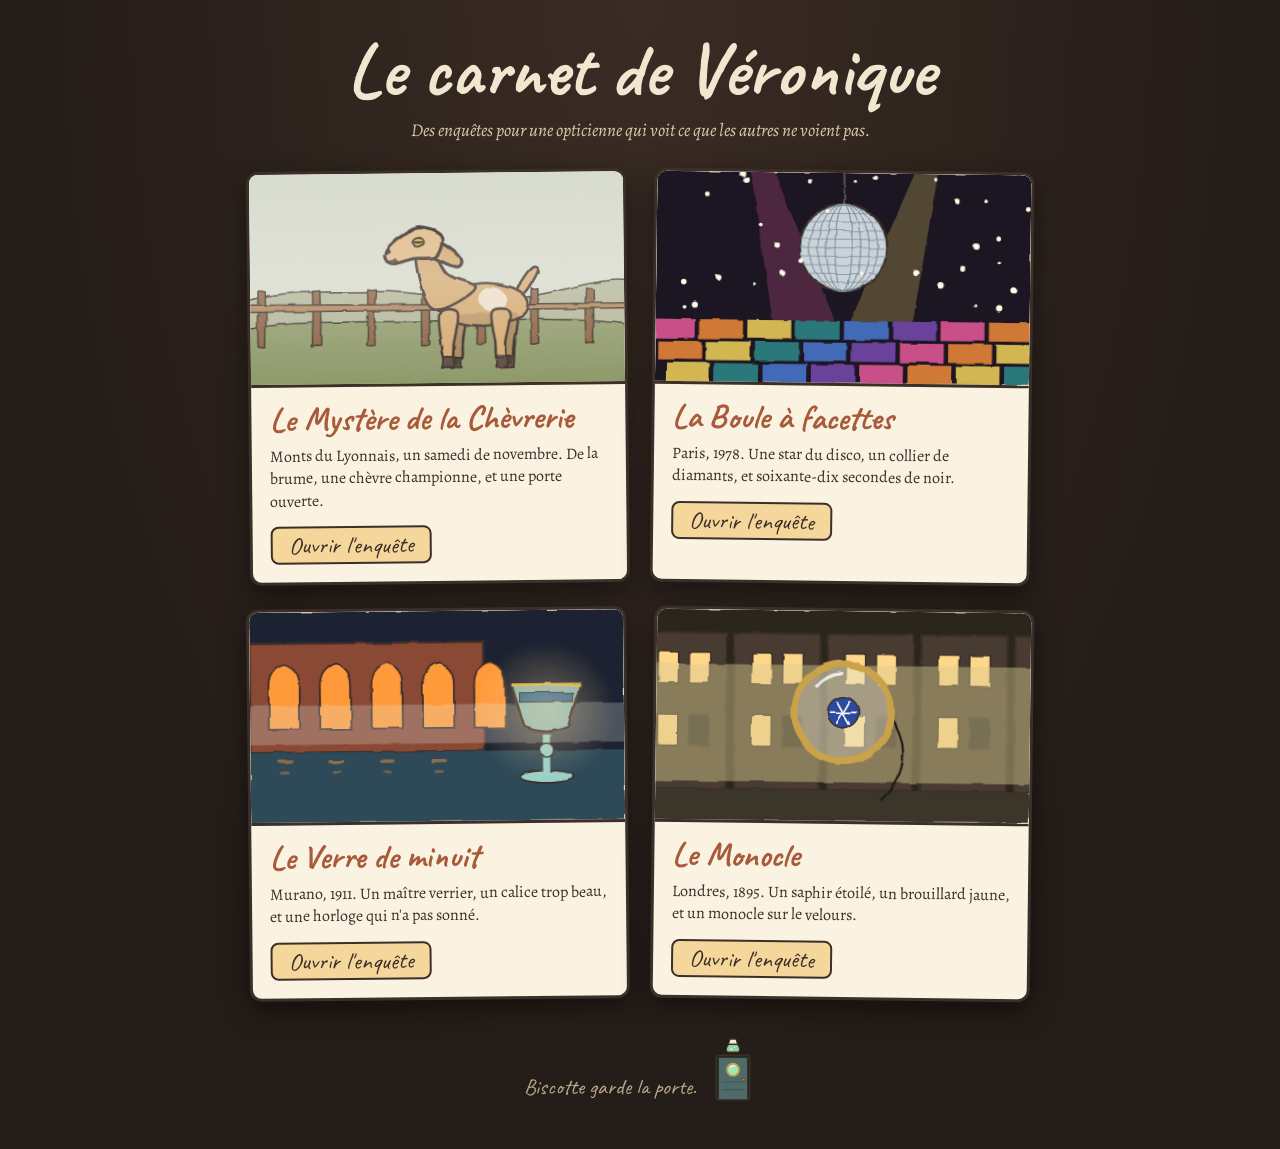
<file: index.html>
<!doctype html>
<!--
  Copyright 2026 Julien Bombled

  Licensed under the Apache License, Version 2.0 (the "License");
  you may not use this file except in compliance with the License.
  You may obtain a copy of the License at

      http://www.apache.org/licenses/LICENSE-2.0

  Unless required by applicable law or agreed to in writing, software
  distributed under the License is distributed on an "AS IS" BASIS,
  WITHOUT WARRANTIES OR CONDITIONS OF ANY KIND, either express or implied.
  See the License for the specific language governing permissions and
  limitations under the License.
-->
<html lang="fr">
<head>
  <meta charset="utf-8">
  <meta name="viewport" content="width=device-width, initial-scale=1, viewport-fit=cover">
  <meta name="theme-color" content="#241c18">
  <link rel="manifest" href="manifest.webmanifest">
  <link rel="icon" href="engine/icon.svg" type="image/svg+xml">
  <link rel="apple-touch-icon" href="engine/icon.svg">
  <title>Carnet</title>
  <link rel="preconnect" href="https://fonts.googleapis.com">
  <link rel="preconnect" href="https://fonts.gstatic.com" crossorigin>
  <link href="https://fonts.googleapis.com/css2?family=Alegreya:ital,wght@0,400;0,700;1,400&family=Caveat:wght@600;700&display=swap" rel="stylesheet">
  <link rel="stylesheet" href="shelf.css?v=20261026.2300">
</head>
<body>
  <header>
    <h1 id="title"></h1>
    <p id="tagline"></p>
  </header>
  <main id="shelf"></main>
  <footer><span id="footer-text"></span><a id="door" class="door" hidden></a></footer>
  <svg width="0" height="0" style="position:absolute" aria-hidden="true"><defs id="defs"></defs></svg>

  <script>window.CH = { episode: {} };</script>
  <script src="engine/js/config.js?v=20261026.2300"></script>
  <script src="engine/locales/fr-ui.js?v=20261026.2300"></script>
  <script src="locales/fr-shelf.js?v=20261026.2300"></script>
  <script src="engine/js/i18n.js?v=20261026.2300"></script>
  <script src="engine/js/art/kit.js?v=20261026.2300"></script>
  <script src="shelf.js?v=20261026.2300"></script>
  <script src="covers.js?v=20261026.2300"></script>
  <script src="shelf-view.js?v=20261026.2300"></script>
  <script>CH.shelfView.render("shelf");</script>
</body>
</html>
</file>
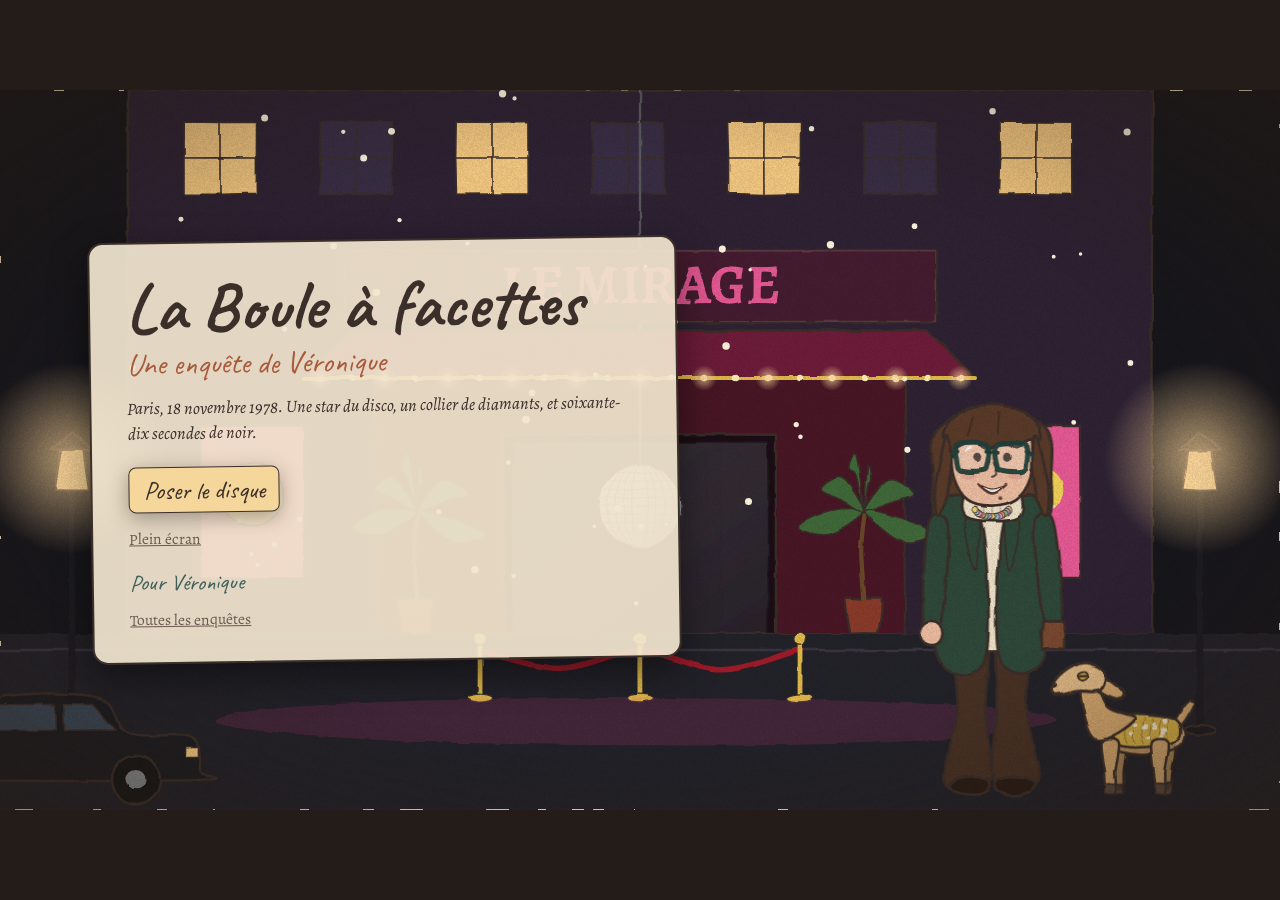
<file: episodes/boule-a-facettes/index.html>
<!doctype html>
<!--
  Copyright 2026 Julien Bombled

  Licensed under the Apache License, Version 2.0 (the "License");
  you may not use this file except in compliance with the License.
  You may obtain a copy of the License at

      http://www.apache.org/licenses/LICENSE-2.0

  Unless required by applicable law or agreed to in writing, software
  distributed under the License is distributed on an "AS IS" BASIS,
  WITHOUT WARRANTIES OR CONDITIONS OF ANY KIND, either express or implied.
  See the License for the specific language governing permissions and
  limitations under the License.
-->
<html lang="fr">
<head>
  <meta charset="utf-8">
  <meta name="viewport" content="width=device-width, initial-scale=1, viewport-fit=cover">
  <meta name="theme-color" content="#1b1622">
  <meta name="mobile-web-app-capable" content="yes">
  <meta name="apple-mobile-web-app-capable" content="yes">
  <meta name="apple-mobile-web-app-status-bar-style" content="black-translucent">
  <link rel="manifest" href="../../manifest.webmanifest">
  <link rel="icon" href="../../engine/icon.svg" type="image/svg+xml">
  <link rel="apple-touch-icon" href="../../engine/icon.svg">
  <title>La Boule à facettes</title>
  <link rel="preconnect" href="https://fonts.googleapis.com">
  <link rel="preconnect" href="https://fonts.gstatic.com" crossorigin>
  <link href="https://fonts.googleapis.com/css2?family=Alegreya:ital,wght@0,400;0,500;0,700;1,400&family=Caveat:wght@500;700&display=swap" rel="stylesheet">
  <link rel="stylesheet" href="../../engine/css/style.css?v=20261026.2300">
</head>
<body>
  <svg id="defs" width="0" height="0" style="position:absolute" aria-hidden="true"></svg>
  <div id="app">
    <div id="stage">
      <div id="scene"></div>
      <div id="paper"></div>
      <div id="hotspots"></div>
      <div id="hud" hidden>
        <div class="hud-left">
          <div id="act"></div>
          <div id="objective"></div>
        </div>
        <div class="hud-right">
          <button id="btnBoard" class="hud-btn" hidden></button>
          <button id="btnNotebook" class="hud-btn"><span id="badge" hidden></span></button>
          <button id="btnFull" class="hud-btn" hidden></button>
          <button id="btnMenu" class="hud-btn"></button>
        </div>
      </div>
      <div id="nav"></div>
      <div id="biscotte" role="button" tabindex="0" hidden></div>
      <div id="catcher" hidden></div>
      <div id="dialog" class="dialog" hidden aria-live="polite"></div>
      <div id="notebook" class="panel" hidden></div>
      <div id="board" class="panel" hidden></div>
      <div id="actcard"></div>
      <div id="screen" class="screen" hidden></div>
      <div id="toasts"></div>
    </div>
    <div id="rotate" aria-live="polite"></div>
  </div>

  <script>window.CH = { episode: { saveKey: "boule.save.v1", shelfUrl: "../../index.html" } };</script>
  <script src="../../engine/js/config.js?v=20261026.2300"></script>
  <script src="../../engine/locales/fr-ui.js?v=20261026.2300"></script>
  <script src="locales/fr.js?v=20261026.2300"></script>
  <script src="locales/fr-story.js?v=20261026.2300"></script>
  <script src="../../engine/js/i18n.js?v=20261026.2300"></script>
  <script src="../../engine/js/art/kit.js?v=20261026.2300"></script>
  <script src="js/art/cast.js?v=20261026.2300"></script>
  <script src="../../engine/js/scenes/registry.js?v=20261026.2300"></script>
  <script src="js/scenes/club-kit.js?v=20261026.2300"></script>
  <script src="js/scenes/club-props.js?v=20261026.2300"></script>
  <script src="js/scenes/club-scenes.js?v=20261026.2300"></script>
  <script src="js/scenes/frame.js?v=20261026.2300"></script>
  <script src="js/data/clues.js?v=20261026.2300"></script>
  <script src="js/data/deductions.js?v=20261026.2300"></script>
  <script src="js/data/cluedo.js?v=20261026.2300"></script>
  <script src="js/data/characters.js?v=20261026.2300"></script>
  <script src="js/data/story.js?v=20261026.2300"></script>
  <script src="js/data/goals.js?v=20261026.2300"></script>
  <script src="../../engine/js/cluedo.js?v=20261026.2300"></script>
  <script src="../../engine/js/game.js?v=20261026.2300"></script>
  <script src="../../engine/js/ui.js?v=20261026.2300"></script>
  <script>CH.ui.init();</script>
</body>
</html>
</file>
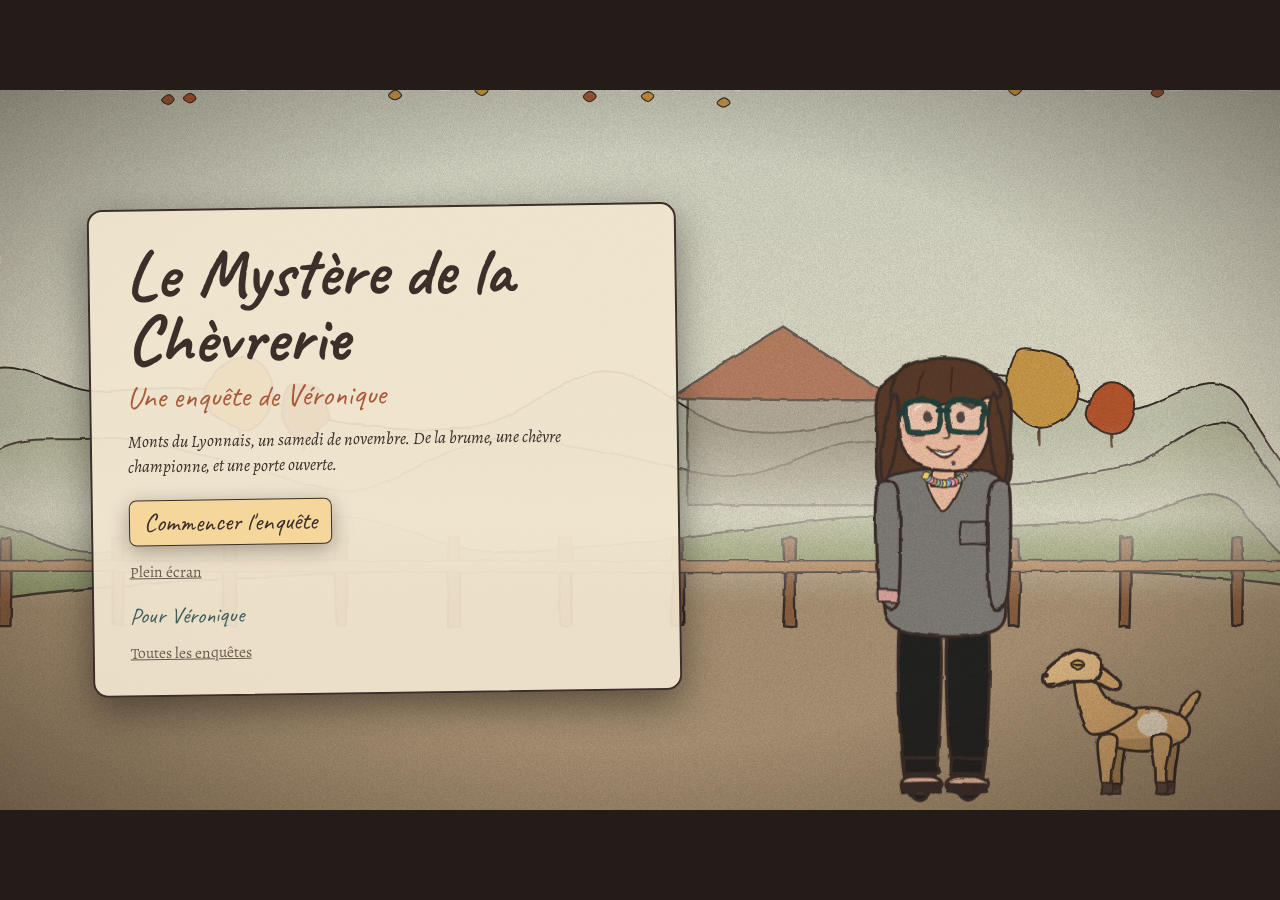
<file: episodes/chevrerie/index.html>
<!doctype html>
<!--
  Copyright 2026 Julien Bombled

  Licensed under the Apache License, Version 2.0 (the "License");
  you may not use this file except in compliance with the License.
  You may obtain a copy of the License at

      http://www.apache.org/licenses/LICENSE-2.0

  Unless required by applicable law or agreed to in writing, software
  distributed under the License is distributed on an "AS IS" BASIS,
  WITHOUT WARRANTIES OR CONDITIONS OF ANY KIND, either express or implied.
  See the License for the specific language governing permissions and
  limitations under the License.
-->
<html lang="fr">
<head>
  <meta charset="utf-8">
  <meta name="viewport" content="width=device-width, initial-scale=1, viewport-fit=cover">
  <meta name="theme-color" content="#241c18">
  <meta name="mobile-web-app-capable" content="yes">
  <meta name="apple-mobile-web-app-capable" content="yes">
  <meta name="apple-mobile-web-app-status-bar-style" content="black-translucent">
  <link rel="manifest" href="../../manifest.webmanifest">
  <link rel="icon" href="../../engine/icon.svg" type="image/svg+xml">
  <link rel="apple-touch-icon" href="../../engine/icon.svg">
  <title>Le Mystère de la Chèvrerie</title>
  <link rel="preconnect" href="https://fonts.googleapis.com">
  <link rel="preconnect" href="https://fonts.gstatic.com" crossorigin>
  <link href="https://fonts.googleapis.com/css2?family=Alegreya:ital,wght@0,400;0,500;0,700;1,400&family=Caveat:wght@500;700&display=swap" rel="stylesheet">
  <link rel="stylesheet" href="../../engine/css/style.css?v=20261026.2300">
</head>
<body>
  <svg id="defs" width="0" height="0" style="position:absolute" aria-hidden="true"></svg>
  <div id="app">
    <div id="stage">
      <div id="scene"></div>
      <div id="paper"></div>
      <div id="hotspots"></div>
      <div id="hud" hidden>
        <div class="hud-left">
          <div id="act"></div>
          <div id="objective"></div>
        </div>
        <div class="hud-right">
          <button id="btnBoard" class="hud-btn" hidden></button>
          <button id="btnNotebook" class="hud-btn"><span id="badge" hidden></span></button>
          <button id="btnFull" class="hud-btn" hidden></button>
          <button id="btnMenu" class="hud-btn"></button>
        </div>
      </div>
      <div id="nav"></div>
      <div id="biscotte" role="button" tabindex="0" hidden></div>
      <div id="catcher" hidden></div>
      <div id="dialog" class="dialog" hidden aria-live="polite"></div>
      <div id="notebook" class="panel" hidden></div>
      <div id="board" class="panel" hidden></div>
      <div id="actcard"></div>
      <div id="screen" class="screen" hidden></div>
      <div id="toasts"></div>
    </div>
    <div id="rotate" aria-live="polite"></div>
  </div>

  <script>window.CH = { episode: { saveKey: "chevrerie.save.v1", shelfUrl: "../../index.html" } };</script>
  <script src="../../engine/js/config.js?v=20261026.2300"></script>
  <script src="../../engine/locales/fr-ui.js?v=20261026.2300"></script>
  <script src="locales/fr.js?v=20261026.2300"></script>
  <script src="../../engine/js/i18n.js?v=20261026.2300"></script>
  <script src="../../engine/js/art/kit.js?v=20261026.2300"></script>
  <script src="../../engine/js/scenes/registry.js?v=20261026.2300"></script>
  <script src="js/scenes/house.js?v=20261026.2300"></script>
  <script src="js/scenes/farm.js?v=20261026.2300"></script>
  <script src="js/scenes/village.js?v=20261026.2300"></script>
  <script src="js/data/clues.js?v=20261026.2300"></script>
  <script src="js/data/deductions.js?v=20261026.2300"></script>
  <script src="js/data/characters.js?v=20261026.2300"></script>
  <script src="js/data/story.js?v=20261026.2300"></script>
  <script src="js/data/goals.js?v=20261026.2300"></script>
  <script src="../../engine/js/cluedo.js?v=20261026.2300"></script>
  <script src="../../engine/js/game.js?v=20261026.2300"></script>
  <script src="../../engine/js/ui.js?v=20261026.2300"></script>
  <script>CH.ui.init();</script>
</body>
</html>
</file>
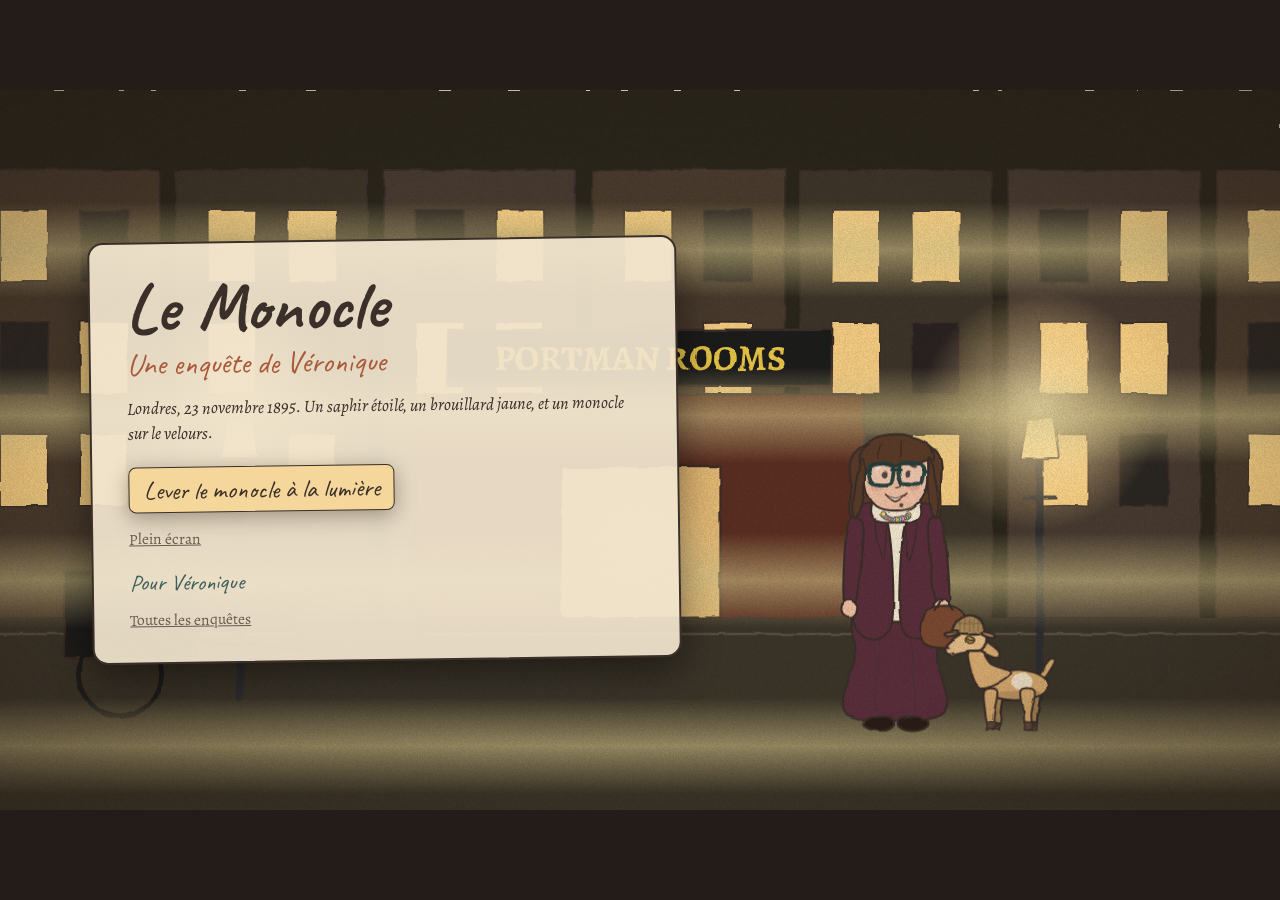
<file: episodes/le-monocle/index.html>
<!doctype html>
<!--
  Copyright 2026 Julien Bombled

  Licensed under the Apache License, Version 2.0 (the "License");
  you may not use this file except in compliance with the License.
  You may obtain a copy of the License at

      http://www.apache.org/licenses/LICENSE-2.0

  Unless required by applicable law or agreed to in writing, software
  distributed under the License is distributed on an "AS IS" BASIS,
  WITHOUT WARRANTIES OR CONDITIONS OF ANY KIND, either express or implied.
  See the License for the specific language governing permissions and
  limitations under the License.
-->
<html lang="fr">
<head>
  <meta charset="utf-8">
  <meta name="viewport" content="width=device-width, initial-scale=1, viewport-fit=cover">
  <meta name="theme-color" content="#1e1c1a">
  <meta name="mobile-web-app-capable" content="yes">
  <meta name="apple-mobile-web-app-capable" content="yes">
  <meta name="apple-mobile-web-app-status-bar-style" content="black-translucent">
  <link rel="manifest" href="../../manifest.webmanifest">
  <link rel="icon" href="../../engine/icon.svg" type="image/svg+xml">
  <link rel="apple-touch-icon" href="../../engine/icon.svg">
  <title>Le Monocle</title>
  <link rel="preconnect" href="https://fonts.googleapis.com">
  <link rel="preconnect" href="https://fonts.gstatic.com" crossorigin>
  <link href="https://fonts.googleapis.com/css2?family=Alegreya:ital,wght@0,400;0,500;0,700;1,400&family=Caveat:wght@500;700&display=swap" rel="stylesheet">
  <link rel="stylesheet" href="../../engine/css/style.css?v=20261026.2300">
</head>
<body>
  <svg id="defs" width="0" height="0" style="position:absolute" aria-hidden="true"></svg>
  <div id="app">
    <div id="stage">
      <div id="scene"></div>
      <div id="paper"></div>
      <div id="hotspots"></div>
      <div id="hud" hidden>
        <div class="hud-left">
          <div id="act"></div>
          <div id="objective"></div>
        </div>
        <div class="hud-right">
          <button id="btnBoard" class="hud-btn" hidden></button>
          <button id="btnNotebook" class="hud-btn"><span id="badge" hidden></span></button>
          <button id="btnFull" class="hud-btn" hidden></button>
          <button id="btnMenu" class="hud-btn"></button>
        </div>
      </div>
      <div id="nav"></div>
      <div id="biscotte" role="button" tabindex="0" hidden></div>
      <div id="catcher" hidden></div>
      <div id="dialog" class="dialog" hidden aria-live="polite"></div>
      <div id="notebook" class="panel" hidden></div>
      <div id="board" class="panel" hidden></div>
      <div id="actcard"></div>
      <div id="screen" class="screen" hidden></div>
      <div id="toasts"></div>
    </div>
    <div id="rotate" aria-live="polite"></div>
  </div>

  <script>window.CH = { episode: { saveKey: "monocle.save.v1", shelfUrl: "../../index.html" } };</script>
  <script src="../../engine/js/config.js?v=20261026.2300"></script>
  <script src="../../engine/locales/fr-ui.js?v=20261026.2300"></script>
  <script src="locales/fr.js?v=20261026.2300"></script>
  <script src="locales/fr-story.js?v=20261026.2300"></script>
  <script src="../../engine/js/i18n.js?v=20261026.2300"></script>
  <script src="../../engine/js/art/kit.js?v=20261026.2300"></script>
  <script src="js/art/cast.js?v=20261026.2300"></script>
  <script src="../../engine/js/scenes/registry.js?v=20261026.2300"></script>
  <script src="js/scenes/london-kit.js?v=20261026.2300"></script>
  <script src="js/scenes/london-scenes.js?v=20261026.2300"></script>
  <script src="js/scenes/frame.js?v=20261026.2300"></script>
  <script src="js/data/clues.js?v=20261026.2300"></script>
  <script src="js/data/deductions.js?v=20261026.2300"></script>
  <script src="js/data/cluedo.js?v=20261026.2300"></script>
  <script src="js/data/characters.js?v=20261026.2300"></script>
  <script src="js/data/story.js?v=20261026.2300"></script>
  <script src="js/data/goals.js?v=20261026.2300"></script>
  <script src="../../engine/js/cluedo.js?v=20261026.2300"></script>
  <script src="../../engine/js/game.js?v=20261026.2300"></script>
  <script src="../../engine/js/ui.js?v=20261026.2300"></script>
  <script>CH.ui.init();</script>
</body>
</html>
</file>
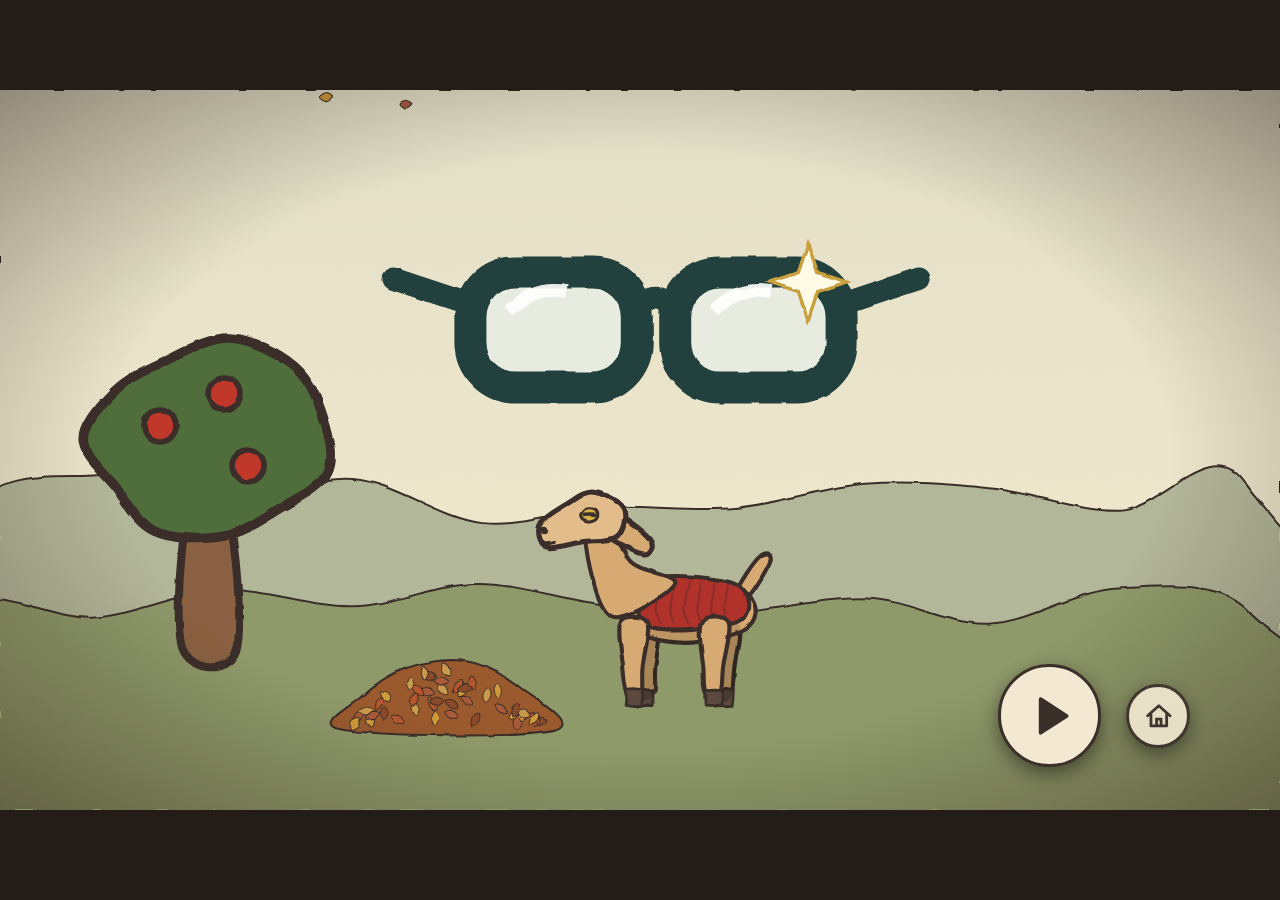
<file: episodes/lunettes-envolees/index.html>
<!doctype html>
<!--
  Copyright 2026 Julien Bombled

  Licensed under the Apache License, Version 2.0 (the "License");
  you may not use this file except in compliance with the License.
  You may obtain a copy of the License at

      http://www.apache.org/licenses/LICENSE-2.0

  Unless required by applicable law or agreed to in writing, software
  distributed under the License is distributed on an "AS IS" BASIS,
  WITHOUT WARRANTIES OR CONDITIONS OF ANY KIND, either express or implied.
  See the License for the specific language governing permissions and
  limitations under the License.
-->
<html lang="fr">
<head>
  <meta charset="utf-8">
  <meta name="viewport" content="width=device-width, initial-scale=1, viewport-fit=cover">
  <meta name="theme-color" content="#241c18">
  <meta name="mobile-web-app-capable" content="yes">
  <meta name="apple-mobile-web-app-capable" content="yes">
  <meta name="apple-mobile-web-app-status-bar-style" content="black-translucent">
  <link rel="manifest" href="../../manifest.webmanifest">
  <link rel="icon" href="../../engine/icon.svg" type="image/svg+xml">
  <link rel="apple-touch-icon" href="../../engine/icon.svg">
  <title>Les Lunettes envolées</title>
  <link rel="preconnect" href="https://fonts.googleapis.com">
  <link rel="preconnect" href="https://fonts.gstatic.com" crossorigin>
  <link href="https://fonts.googleapis.com/css2?family=Caveat:wght@500;700&display=swap" rel="stylesheet">
  <link rel="stylesheet" href="../../engine/css/style.css?v=20261026.2300">
  <link rel="stylesheet" href="../../engine/css/mime.css?v=20261026.2300">
</head>
<body>
  <svg id="defs" width="0" height="0" style="position:absolute" aria-hidden="true"></svg>
  <div id="app">
    <div id="stage" class="mime">
      <div id="m-back" class="m-layer"></div>
      <div id="m-hero"></div>
      <div id="m-front" class="m-layer"></div>
      <div id="m-grain" class="m-layer"></div>
      <div id="m-spots" class="m-layer"></div>
      <div id="m-bee" hidden></div>
      <div id="m-bubble" class="m-bubble" hidden></div>
      <div id="m-catcher" hidden></div>
      <div id="m-hud" hidden>
        <button id="m-btn-book" class="m-hud-btn"><span id="m-badge" hidden></span></button>
        <button id="m-btn-sound" class="m-hud-btn"></button>
        <button id="m-btn-full" class="m-hud-btn"></button>
        <button id="m-btn-home" class="m-hud-btn"></button>
      </div>
      <div id="m-book" hidden></div>
      <div id="m-reveal" hidden></div>
      <div id="m-veil"></div>
      <div id="m-screen" hidden></div>
    </div>
    <div id="rotate" role="img"></div>
  </div>

  <script>window.CH = { episode: { saveKey: "lunettes-envolees.save.v1", shelfUrl: "../../lab.html" } };</script>
  <script src="../../engine/js/config.js?v=20261026.2300"></script>
  <script src="../../engine/js/mime/config.js?v=20261026.2300"></script>
  <script src="../../engine/locales/fr-mime.js?v=20261026.2300"></script>
  <script src="locales/fr.js?v=20261026.2300"></script>
  <script src="../../engine/js/i18n.js?v=20261026.2300"></script>
  <script src="../../engine/js/art/kit.js?v=20261026.2300"></script>
  <script src="js/art/props.js?v=20261026.2300"></script>
  <script src="js/art/cast.js?v=20261026.2300"></script>
  <script src="js/art/pics.js?v=20261026.2300"></script>
  <script src="js/scenes/kitchen.js?v=20261026.2300"></script>
  <script src="js/scenes/orchard.js?v=20261026.2300"></script>
  <script src="js/data/story.js?v=20261026.2300"></script>
  <script src="../../engine/js/mime/sound.js?v=20261026.2300"></script>
  <script src="../../engine/js/mime/stage.js?v=20261026.2300"></script>
  <script src="../../engine/js/mime/bubble.js?v=20261026.2300"></script>
  <script src="../../engine/js/mime/sketchbook.js?v=20261026.2300"></script>
  <script src="../../engine/js/mime/mime.js?v=20261026.2300"></script>
  <script>CH.mime.game.init();</script>
</body>
</html>
</file>
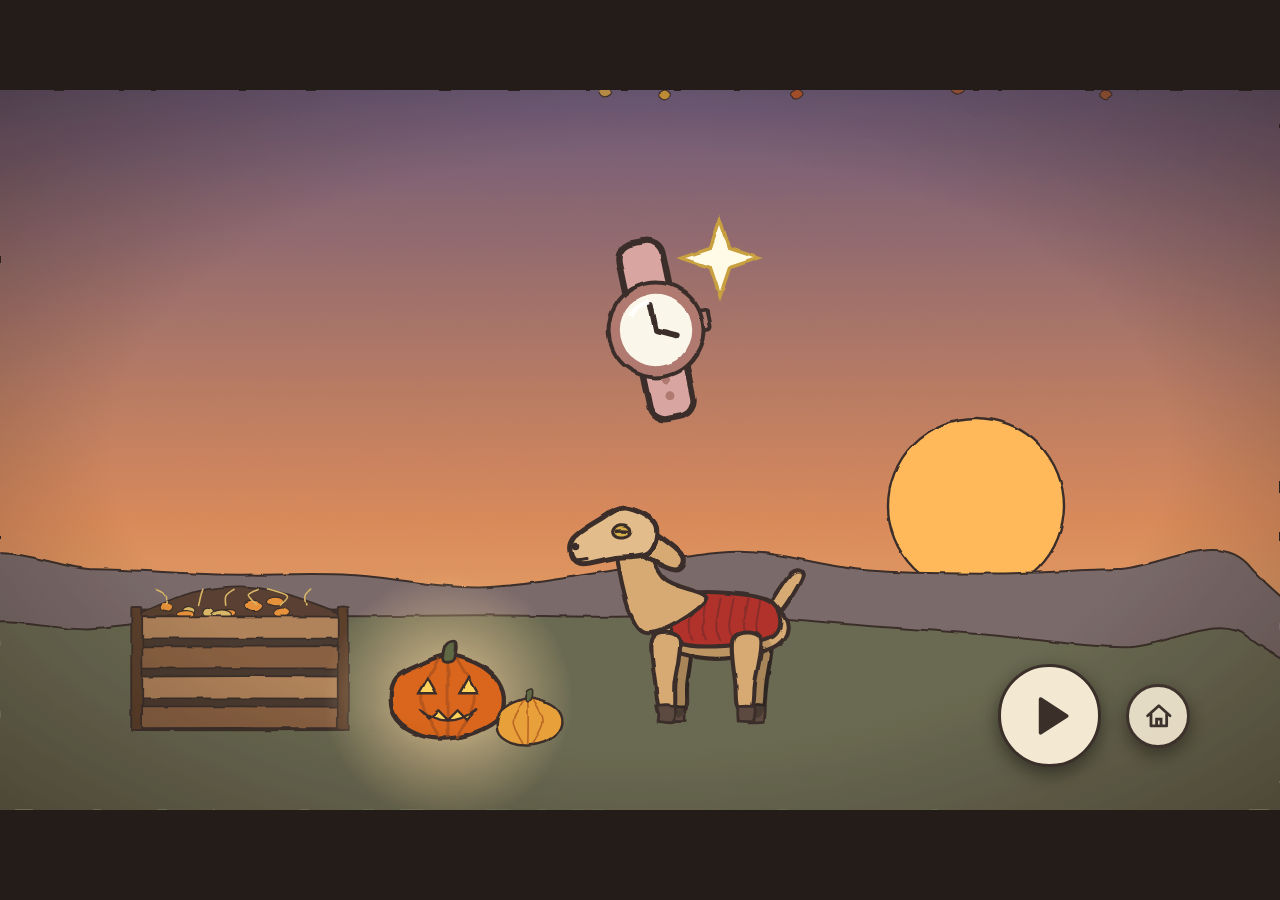
<file: episodes/tic-tac-du-potager/index.html>
<!doctype html>
<!--
  Copyright 2026 Julien Bombled

  Licensed under the Apache License, Version 2.0 (the "License");
  you may not use this file except in compliance with the License.
  You may obtain a copy of the License at

      http://www.apache.org/licenses/LICENSE-2.0

  Unless required by applicable law or agreed to in writing, software
  distributed under the License is distributed on an "AS IS" BASIS,
  WITHOUT WARRANTIES OR CONDITIONS OF ANY KIND, either express or implied.
  See the License for the specific language governing permissions and
  limitations under the License.
-->
<html lang="fr">
<head>
  <meta charset="utf-8">
  <meta name="viewport" content="width=device-width, initial-scale=1, viewport-fit=cover">
  <meta name="theme-color" content="#241c18">
  <meta name="mobile-web-app-capable" content="yes">
  <meta name="apple-mobile-web-app-capable" content="yes">
  <meta name="apple-mobile-web-app-status-bar-style" content="black-translucent">
  <link rel="manifest" href="../../manifest.webmanifest">
  <link rel="icon" href="../../engine/icon.svg" type="image/svg+xml">
  <link rel="apple-touch-icon" href="../../engine/icon.svg">
  <title>Le Tic-tac du potager</title>
  <link rel="preconnect" href="https://fonts.googleapis.com">
  <link rel="preconnect" href="https://fonts.gstatic.com" crossorigin>
  <link href="https://fonts.googleapis.com/css2?family=Caveat:wght@500;700&display=swap" rel="stylesheet">
  <link rel="stylesheet" href="../../engine/css/style.css?v=20261026.2300">
  <link rel="stylesheet" href="../../engine/css/mime.css?v=20261026.2300">
</head>
<body>
  <svg id="defs" width="0" height="0" style="position:absolute" aria-hidden="true"></svg>
  <div id="app">
    <div id="stage" class="mime">
      <div id="m-back" class="m-layer"></div>
      <div id="m-hero"></div>
      <div id="m-front" class="m-layer"></div>
      <div id="m-grain" class="m-layer"></div>
      <div id="m-spots" class="m-layer"></div>
      <div id="m-bee" hidden></div>
      <div id="m-bubble" class="m-bubble" hidden></div>
      <div id="m-catcher" hidden></div>
      <div id="m-hud" hidden>
        <button id="m-btn-book" class="m-hud-btn"><span id="m-badge" hidden></span></button>
        <button id="m-btn-sound" class="m-hud-btn"></button>
        <button id="m-btn-full" class="m-hud-btn"></button>
        <button id="m-btn-home" class="m-hud-btn"></button>
      </div>
      <div id="m-book" hidden></div>
      <div id="m-reveal" hidden></div>
      <div id="m-veil"></div>
      <div id="m-screen" hidden></div>
    </div>
    <div id="rotate" role="img"></div>
  </div>

  <script>window.CH = { episode: { saveKey: "tic-tac-du-potager.save.v1", shelfUrl: "../../lab.html", mime: { blurPx: 0 } } };</script>
  <script src="../../engine/js/config.js?v=20261026.2300"></script>
  <script src="../../engine/js/mime/config.js?v=20261026.2300"></script>
  <script src="../../engine/locales/fr-mime.js?v=20261026.2300"></script>
  <script src="locales/fr.js?v=20261026.2300"></script>
  <script src="../../engine/js/i18n.js?v=20261026.2300"></script>
  <script src="../../engine/js/art/kit.js?v=20261026.2300"></script>
  <script src="js/art/props.js?v=20261026.2300"></script>
  <script src="js/art/pics.js?v=20261026.2300"></script>
  <script src="js/scenes/lavoir.js?v=20261026.2300"></script>
  <script src="js/scenes/potager.js?v=20261026.2300"></script>
  <script src="js/data/story.js?v=20261026.2300"></script>
  <script src="../../engine/js/mime/sound.js?v=20261026.2300"></script>
  <script src="js/data/sounds.js?v=20261026.2300"></script>
  <script src="../../engine/js/mime/stage.js?v=20261026.2300"></script>
  <script src="../../engine/js/mime/bubble.js?v=20261026.2300"></script>
  <script src="../../engine/js/mime/sketchbook.js?v=20261026.2300"></script>
  <script src="../../engine/js/mime/mime.js?v=20261026.2300"></script>
  <script>CH.mime.game.init();</script>
</body>
</html>
</file>
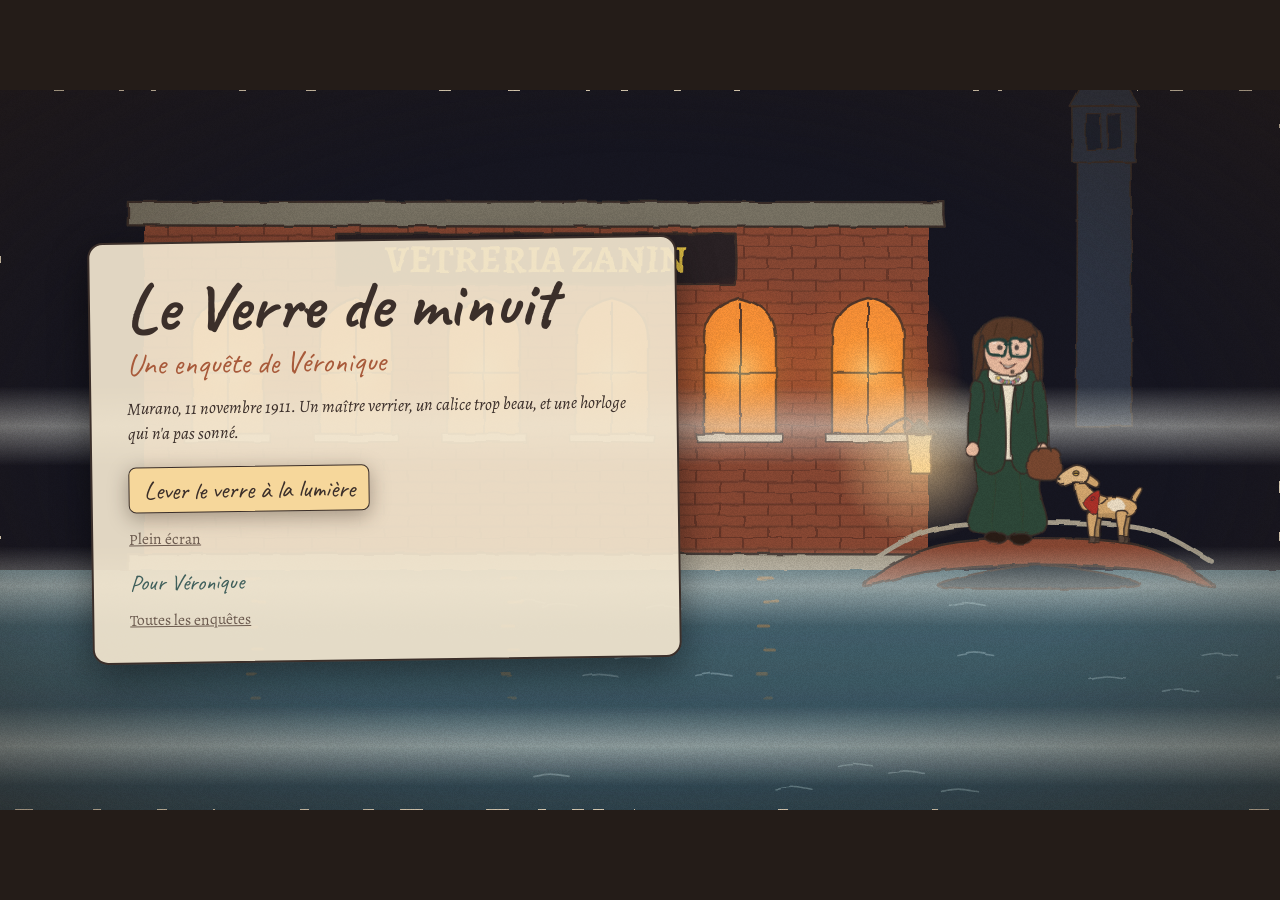
<file: episodes/verre-de-minuit/index.html>
<!doctype html>
<!--
  Copyright 2026 Julien Bombled

  Licensed under the Apache License, Version 2.0 (the "License");
  you may not use this file except in compliance with the License.
  You may obtain a copy of the License at

      http://www.apache.org/licenses/LICENSE-2.0

  Unless required by applicable law or agreed to in writing, software
  distributed under the License is distributed on an "AS IS" BASIS,
  WITHOUT WARRANTIES OR CONDITIONS OF ANY KIND, either express or implied.
  See the License for the specific language governing permissions and
  limitations under the License.
-->
<html lang="fr">
<head>
  <meta charset="utf-8">
  <meta name="viewport" content="width=device-width, initial-scale=1, viewport-fit=cover">
  <meta name="theme-color" content="#1c2230">
  <meta name="mobile-web-app-capable" content="yes">
  <meta name="apple-mobile-web-app-capable" content="yes">
  <meta name="apple-mobile-web-app-status-bar-style" content="black-translucent">
  <link rel="manifest" href="../../manifest.webmanifest">
  <link rel="icon" href="../../engine/icon.svg" type="image/svg+xml">
  <link rel="apple-touch-icon" href="../../engine/icon.svg">
  <title>Le Verre de minuit</title>
  <link rel="preconnect" href="https://fonts.googleapis.com">
  <link rel="preconnect" href="https://fonts.gstatic.com" crossorigin>
  <link href="https://fonts.googleapis.com/css2?family=Alegreya:ital,wght@0,400;0,500;0,700;1,400&family=Caveat:wght@500;700&display=swap" rel="stylesheet">
  <link rel="stylesheet" href="../../engine/css/style.css?v=20261026.2300">
</head>
<body>
  <svg id="defs" width="0" height="0" style="position:absolute" aria-hidden="true"></svg>
  <div id="app">
    <div id="stage">
      <div id="scene"></div>
      <div id="paper"></div>
      <div id="hotspots"></div>
      <div id="hud" hidden>
        <div class="hud-left">
          <div id="act"></div>
          <div id="objective"></div>
        </div>
        <div class="hud-right">
          <button id="btnBoard" class="hud-btn" hidden></button>
          <button id="btnNotebook" class="hud-btn"><span id="badge" hidden></span></button>
          <button id="btnFull" class="hud-btn" hidden></button>
          <button id="btnMenu" class="hud-btn"></button>
        </div>
      </div>
      <div id="nav"></div>
      <div id="biscotte" role="button" tabindex="0" hidden></div>
      <div id="catcher" hidden></div>
      <div id="dialog" class="dialog" hidden aria-live="polite"></div>
      <div id="notebook" class="panel" hidden></div>
      <div id="board" class="panel" hidden></div>
      <div id="actcard"></div>
      <div id="screen" class="screen" hidden></div>
      <div id="toasts"></div>
    </div>
    <div id="rotate" aria-live="polite"></div>
  </div>

  <script>window.CH = { episode: { saveKey: "verre.save.v1", shelfUrl: "../../index.html" } };</script>
  <script src="../../engine/js/config.js?v=20261026.2300"></script>
  <script src="../../engine/locales/fr-ui.js?v=20261026.2300"></script>
  <script src="locales/fr.js?v=20261026.2300"></script>
  <script src="locales/fr-story.js?v=20261026.2300"></script>
  <script src="../../engine/js/i18n.js?v=20261026.2300"></script>
  <script src="../../engine/js/art/kit.js?v=20261026.2300"></script>
  <script src="js/art/cast.js?v=20261026.2300"></script>
  <script src="../../engine/js/scenes/registry.js?v=20261026.2300"></script>
  <script src="js/scenes/murano-kit.js?v=20261026.2300"></script>
  <script src="js/scenes/murano-scenes.js?v=20261026.2300"></script>
  <script src="js/scenes/frame.js?v=20261026.2300"></script>
  <script src="js/data/clues.js?v=20261026.2300"></script>
  <script src="js/data/deductions.js?v=20261026.2300"></script>
  <script src="js/data/cluedo.js?v=20261026.2300"></script>
  <script src="js/data/characters.js?v=20261026.2300"></script>
  <script src="js/data/story.js?v=20261026.2300"></script>
  <script src="js/data/goals.js?v=20261026.2300"></script>
  <script src="../../engine/js/cluedo.js?v=20261026.2300"></script>
  <script src="../../engine/js/game.js?v=20261026.2300"></script>
  <script src="../../engine/js/ui.js?v=20261026.2300"></script>
  <script>CH.ui.init();</script>
</body>
</html>
</file>
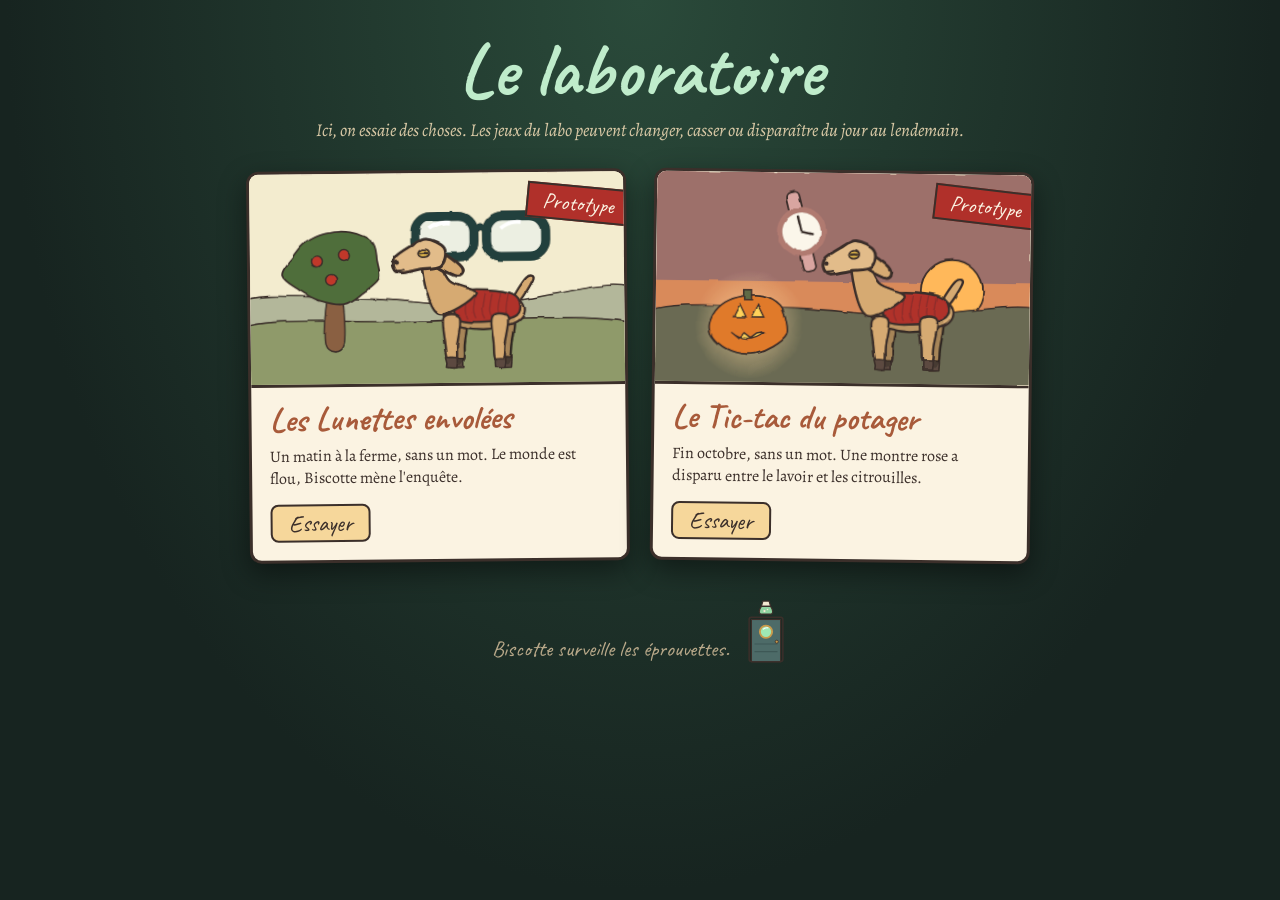
<file: lab.html>
<!doctype html>
<!--
  Copyright 2026 Julien Bombled

  Licensed under the Apache License, Version 2.0 (the "License");
  you may not use this file except in compliance with the License.
  You may obtain a copy of the License at

      http://www.apache.org/licenses/LICENSE-2.0

  Unless required by applicable law or agreed to in writing, software
  distributed under the License is distributed on an "AS IS" BASIS,
  WITHOUT WARRANTIES OR CONDITIONS OF ANY KIND, either express or implied.
  See the License for the specific language governing permissions and
  limitations under the License.
-->
<html lang="fr">
<head>
  <meta charset="utf-8">
  <meta name="viewport" content="width=device-width, initial-scale=1, viewport-fit=cover">
  <meta name="theme-color" content="#241c18">
  <link rel="manifest" href="manifest.webmanifest">
  <link rel="icon" href="engine/icon.svg" type="image/svg+xml">
  <link rel="apple-touch-icon" href="engine/icon.svg">
  <title>Laboratoire</title>
  <link rel="preconnect" href="https://fonts.googleapis.com">
  <link rel="preconnect" href="https://fonts.gstatic.com" crossorigin>
  <link href="https://fonts.googleapis.com/css2?family=Alegreya:ital,wght@0,400;0,700;1,400&family=Caveat:wght@600;700&display=swap" rel="stylesheet">
  <link rel="stylesheet" href="shelf.css?v=20261026.2300">
</head>
<body class="lab">
  <header>
    <h1 id="title"></h1>
    <p id="tagline"></p>
  </header>
  <main id="shelf"></main>
  <footer><span id="footer-text"></span><a id="door" class="door" hidden></a></footer>
  <svg width="0" height="0" style="position:absolute" aria-hidden="true"><defs id="defs"></defs></svg>

  <script>window.CH = { episode: {} };</script>
  <script src="engine/js/config.js?v=20261026.2300"></script>
  <script src="engine/locales/fr-ui.js?v=20261026.2300"></script>
  <script src="locales/fr-shelf.js?v=20261026.2300"></script>
  <script src="engine/js/i18n.js?v=20261026.2300"></script>
  <script src="engine/js/art/kit.js?v=20261026.2300"></script>
  <script src="shelf.js?v=20261026.2300"></script>
  <script src="covers.js?v=20261026.2300"></script>
  <script src="shelf-view.js?v=20261026.2300"></script>
  <script>CH.shelfView.render("lab");</script>
</body>
</html>
</file>
<file: shelf.css>
/*
 * Copyright 2026 Julien Bombled
 *
 * Licensed under the Apache License, Version 2.0 (the "License");
 * you may not use this file except in compliance with the License.
 * You may obtain a copy of the License at
 *
 *     http://www.apache.org/licenses/LICENSE-2.0
 *
 * Unless required by applicable law or agreed to in writing, software
 * distributed under the License is distributed on an "AS IS" BASIS,
 * WITHOUT WARRANTIES OR CONDITIONS OF ANY KIND, either express or implied.
 * See the License for the specific language governing permissions and
 * limitations under the License.
 */

:root {
  --ink: #3b2f2a;
  --ink-soft: #6b5a4e;
  --paper: #f1e6cf;
  --card: #fbf3e2;
  --night: #241c18;
  --rust: #a85a3a;
  --teal: #4d6b68;
  --ochre: #c99a4b;
}
* { box-sizing: border-box; }
body {
  margin: 0;
  min-height: 100vh;
  background: var(--night) radial-gradient(ellipse at 50% 0%, #3a2c24 0%, var(--night) 70%);
  color: var(--ink);
  font-family: "Alegreya", Georgia, serif;
  padding: 32px 16px 48px;
}
header { text-align: center; color: var(--paper); margin: 0 auto 28px; max-width: 760px; }
h1 { font-family: "Caveat", cursive; font-size: clamp(44px, 9vw, 76px); margin: 0; line-height: 1; }
header p { margin: 10px 0 0; font-style: italic; color: #d9c9a6; font-size: 18px; }
main {
  display: grid;
  grid-template-columns: repeat(auto-fit, minmax(min(100%, 320px), 380px));
  justify-content: center;
  gap: 24px;
  max-width: 1060px;
  margin: 0 auto;
}
.case {
  display: flex;
  flex-direction: column;
  background: var(--card);
  border: 3px solid var(--ink);
  border-radius: 12px;
  overflow: hidden;
  text-decoration: none;
  color: inherit;
  box-shadow: 0 10px 28px rgba(0, 0, 0, 0.45);
  transform: rotate(-0.6deg);
  transition: transform 0.15s, box-shadow 0.15s;
}
.case:nth-child(2n) { transform: rotate(0.7deg); }
.case:hover, .case:focus-visible { transform: rotate(0) translateY(-4px); box-shadow: 0 16px 34px rgba(0, 0, 0, 0.55); outline: none; }
.case svg { display: block; width: 100%; height: auto; border-bottom: 3px solid var(--ink); background: #e9dcc0; }
.case .text { padding: 14px 18px 18px; }
.case h2 { font-family: "Caveat", cursive; font-size: 34px; margin: 0; line-height: 1.05; color: var(--rust); }
.case p { margin: 8px 0 14px; line-height: 1.4; }
.play { display: inline-block; font-family: "Caveat", cursive; font-size: 24px; background: #f6d79b; border: 2px solid var(--ink); border-radius: 8px; padding: 2px 16px; }
footer { display: flex; justify-content: center; align-items: flex-end; gap: 14px; color: #b9a98a; margin-top: 36px; font-family: "Caveat", cursive; font-size: 22px; }

/* The little door to the laboratory, next to the footer line. */
.door { display: block; width: 46px; flex: none; transition: transform 0.2s; }
.door[hidden] { display: none; }
.door svg { display: block; width: 100%; height: auto; overflow: visible; }
.door .leaf { transform-box: fill-box; transform-origin: 0% 50%; transition: transform 0.35s ease; }
.door:hover .leaf, .door:focus-visible .leaf { transform: scaleX(0.62) skewY(-4deg); }
.door:hover, .door:focus-visible { transform: translateY(-3px); outline: none; }
.door .bubble { animation: bubble 2.2s ease-in infinite; }
.door .b2 { animation-delay: -1.1s; }
@keyframes bubble { from { transform: translateY(0); opacity: 1; } to { transform: translateY(-16px); opacity: 0; } }

/* The laboratory: same shelf, greener light, a stamp on each game. */
body.lab { background: #172420 radial-gradient(ellipse at 50% 0%, #2a4a3a 0%, #172420 70%); }
body.lab h1 { color: #bfeccb; }
body.lab .door .leaf { transform-origin: 100% 50%; }
.lab-case { position: relative; }
.stamp {
  position: absolute;
  top: 14px;
  right: -6px;
  padding: 2px 14px;
  background: #b0302a;
  color: #fbf3e2;
  border: 2px solid var(--ink);
  font-family: "Caveat", cursive;
  font-size: 22px;
  transform: rotate(6deg);
}
.empty { grid-column: 1 / -1; text-align: center; color: #d9c9a6; font-style: italic; font-size: 20px; }

@media (prefers-reduced-motion: reduce) {
  .door, .door .leaf, .case { transition: none; }
  .door .bubble { animation: none; }
}
</file>
<file: engine/css/style.css>
/*
 * Copyright 2026 Julien Bombled
 *
 * Licensed under the Apache License, Version 2.0 (the "License");
 * you may not use this file except in compliance with the License.
 * You may obtain a copy of the License at
 *
 *     http://www.apache.org/licenses/LICENSE-2.0
 *
 * Unless required by applicable law or agreed to in writing, software
 * distributed under the License is distributed on an "AS IS" BASIS,
 * WITHOUT WARRANTIES OR CONDITIONS OF ANY KIND, either express or implied.
 * See the License for the specific language governing permissions and
 * limitations under the License.
 */

:root {
  --ink: #3b2f2a;
  --ink-soft: #6b5a4e;
  --paper: #f1e6cf;
  --paper-2: #e8d9b9;
  --paper-edge: #c9b08a;
  --rust: #a85a3a;
  --ochre: #c99a4b;
  --olive: #6f7244;
  --teal: #3f5f5b;
  --night: #241c18;
  --glow: #ffd9a0;
  --font-text: "Alegreya", Georgia, serif;
  --font-hand: "Caveat", "Segoe Print", cursive;
  --radius: 0.6cqw;
  --shadow: 0 0.4cqw 1.6cqw rgba(30, 18, 10, 0.35);
}

* { box-sizing: border-box; }

html, body {
  margin: 0;
  height: 100%;
  background: var(--night);
  color: var(--ink);
  font-family: var(--font-text);
  overflow: hidden;
}

/* --app-w and --app-h hold the visible area measured by the page (ui.js), which mobile
   browsers update more reliably than 100dvh when their toolbars come and go. */
#app {
  width: 100vw;
  width: var(--app-w, 100vw);
  height: 100vh;
  height: 100dvh;
  height: var(--app-h, 100dvh);
  display: grid;
  place-items: center;
}

#stage {
  position: relative;
  width: min(100vw, 177.78vh);
  width: min(100vw, 177.78dvh);
  width: min(var(--app-w, 100vw), calc(var(--app-h, 100dvh) * 16 / 9));
  aspect-ratio: 16 / 9;
  container-type: inline-size;
  overflow: hidden;
  background: var(--paper);
  user-select: none;
  font-size: clamp(13px, 1.35cqw, 26px);
}

/* Zoomable layer holding the scene, its paper and its hotspots (ui.js). The page handles
   pinch and drag itself here, so the browser must not zoom or scroll the page instead.
   --zoom is the current scale: labels and buttons inside divide their sizes by it to keep
   their normal size on screen while the picture grows. */
#world {
  --zoom: 1;
  position: absolute;
  inset: 0;
  transform-origin: 0 0;
  touch-action: none;
}
#stage.zoomed #world { cursor: grab; }
#stage.zoomed #world:active { cursor: grabbing; }

#scene, #scene svg { position: absolute; inset: 0; width: 100%; height: 100%; display: block; }

#paper {
  position: absolute;
  inset: 0;
  pointer-events: none;
  mix-blend-mode: multiply;
  opacity: 0.42;
  background-size: 256px 256px, 100% 100%;
  background-repeat: repeat, no-repeat;
  z-index: 2;
}

/* ------------------------------------------------------------ Hotspots */
#hotspots { position: absolute; inset: 0; z-index: 5; }
#stage.busy #hotspots, #stage.busy #nav, #stage.busy #hud button { pointer-events: none; }

.hotspot {
  position: absolute;
  cursor: pointer;
  border-radius: 1cqw;
  outline: none;
  transition: background 0.2s, box-shadow 0.2s;
}
.hotspot:hover, .hotspot:focus-visible {
  background: rgba(255, 235, 190, 0.14);
  box-shadow: inset 0 0 0 0.18cqw rgba(255, 240, 210, 0.75);
}
.hotspot::after {
  content: attr(data-label);
  position: absolute;
  left: 50%;
  bottom: 100%;
  transform: translate(-50%, calc(-0.3cqw / var(--zoom)));
  white-space: nowrap;
  font-family: var(--font-hand);
  font-size: calc(1.7cqw / var(--zoom));
  line-height: 1;
  padding: calc(0.25cqw / var(--zoom)) calc(0.8cqw / var(--zoom));
  background: var(--paper);
  border: calc(0.12cqw / var(--zoom)) solid var(--ink);
  border-radius: calc(0.5cqw / var(--zoom));
  box-shadow: var(--shadow);
  opacity: 0;
  pointer-events: none;
  transition: opacity 0.15s;
}
.hotspot:hover::after, .hotspot:focus-visible::after { opacity: 1; }
/* Brief outline of every hotspot: on entering a scene, and with the magnifier. */
#hotspots.reveal .hotspot {
  background: rgba(255, 235, 190, 0.16);
  box-shadow: inset 0 0 0 0.18cqw rgba(255, 240, 210, 0.85), 0 0 1.2cqw rgba(255, 217, 160, 0.55);
  animation: shimmer 1.4s ease-in-out;
}
#hotspots.reveal .hotspot::after { opacity: 0; }
/* Already seen: a fainter outline under the magnifier, and a tick on the label. */
#hotspots.reveal .hotspot.seen { background: transparent; box-shadow: inset 0 0 0 0.12cqw rgba(255, 240, 210, 0.45); }
.reveal-label.seen { opacity: 0.7; }
.reveal-label {
  position: absolute;
  white-space: nowrap;
  font-family: var(--font-hand);
  font-size: calc(1.7cqw / var(--zoom));
  line-height: 1;
  padding: calc(0.25cqw / var(--zoom)) calc(0.8cqw / var(--zoom));
  background: var(--paper);
  border: calc(0.12cqw / var(--zoom)) solid var(--ink);
  border-radius: calc(0.5cqw / var(--zoom));
  box-shadow: var(--shadow);
  pointer-events: none;
  z-index: 1;
}
.hotspot.is-char::after { bottom: auto; top: calc(-0.6cqw / var(--zoom)); transform: translate(-50%, -100%); }

.pro-btn {
  position: absolute;
  top: calc(-1cqw / var(--zoom));
  right: calc(-1cqw / var(--zoom));
  width: calc(2.6cqw / var(--zoom));
  height: calc(2.6cqw / var(--zoom));
  padding: calc(0.35cqw / var(--zoom));
  border-radius: 50%;
  border: calc(0.14cqw / var(--zoom)) solid var(--ink);
  background: var(--paper);
  color: #22403c;
  cursor: zoom-in;
  opacity: 0.7;
  box-shadow: var(--shadow);
  transition: transform 0.15s, opacity 0.15s;
}
.pro-btn svg { width: 100%; height: 100%; display: block; }
.pro-btn.used { opacity: 0.3; }
.hotspot:hover .pro-btn { opacity: 1; }
.pro-btn:hover { transform: scale(1.15); background: #fff6e2; }

/* ------------------------------------------------------------ HUD */
#hud {
  position: absolute;
  top: 1cqw;
  left: 1.2cqw;
  right: 1.2cqw;
  display: flex;
  justify-content: space-between;
  align-items: flex-start;
  z-index: 10;
  pointer-events: none;
}
.hud-left {
  background: rgba(241, 230, 207, 0.9);
  border: 0.12cqw solid var(--ink);
  border-radius: var(--radius);
  padding: 0.5cqw 1cqw;
  max-width: 44cqw;
  box-shadow: var(--shadow);
}
#act { font-family: var(--font-hand); font-size: 1.9cqw; line-height: 1; }
#objective { font-size: 0.95em; color: var(--ink-soft); margin-top: 0.2cqw; }
.hud-right { display: flex; gap: 0.6cqw; pointer-events: auto; }

button {
  font-family: var(--font-text);
  font-size: 1em;
  color: var(--ink);
  cursor: pointer;
}
.hud-btn, .nav-btn, .panel button, .screen button {
  background: var(--paper);
  border: 0.14cqw solid var(--ink);
  border-radius: var(--radius);
  padding: 0.45cqw 1.1cqw;
  box-shadow: var(--shadow);
  transition: transform 0.12s, background 0.12s;
}
.hud-btn:hover, .nav-btn:hover, .panel button:hover, .screen button:hover { background: #fff4dc; transform: translateY(-0.1cqw); }
#btnNotebook { position: relative; font-family: var(--font-hand); font-size: 1.6cqw; line-height: 1; }
#btnBoard { font-family: var(--font-hand); font-size: 1.6cqw; line-height: 1; background: #f6d79b; animation: glow 2.2s ease-in-out infinite; }
#btnMenu { font-size: 0.85em; opacity: 0.85; }
#btnFull { display: inline-flex; align-items: center; padding: 0.35cqw 0.7cqw; }
#btnFull svg, #btnReveal svg, #btnZoom svg { width: 1.6cqw; height: 1.6cqw; min-width: 16px; min-height: 16px; display: block; }
#btnReveal, #btnZoom { display: inline-flex; align-items: center; padding: 0.35cqw 0.7cqw; }
.rotate-full { font-family: var(--font-text); font-size: 18px; padding: 10px 18px; border-radius: 10px; border: 2px solid var(--paper); background: transparent; color: var(--paper); }
#badge {
  position: absolute;
  top: -0.7cqw;
  right: -0.7cqw;
  min-width: 1.6cqw;
  height: 1.6cqw;
  padding: 0 0.3cqw;
  border-radius: 1cqw;
  background: var(--rust);
  color: #fff;
  font-family: var(--font-text);
  font-size: 0.9cqw;
  line-height: 1.6cqw;
  text-align: center;
}

#nav {
  position: absolute;
  bottom: 1cqw;
  left: 50%;
  transform: translateX(-50%);
  display: flex;
  gap: 0.45cqw;
  z-index: 10;
  flex-wrap: nowrap;
  justify-content: center;
  white-space: nowrap;
}
.nav-btn { font-family: var(--font-hand); font-size: 1.45cqw; line-height: 1; padding: 0.35cqw 0.9cqw; }
/* Only the buttons catch taps: the gaps between them leave the scene clickable. */
#nav { pointer-events: none; }
#nav .nav-btn { pointer-events: auto; }
/* A place with nothing left to do: a tick, and a quieter look. */
.nav-btn.done::after { content: " \2713"; color: var(--olive); }
.nav-btn.done:not(.current) { opacity: 0.75; }
.nav-btn.current.done::after { color: var(--paper); }
/* Something new in a place that was done: a dot, like a fresh card in the notebook. */
.nav-btn, #btnPlaces { position: relative; }
.nav-btn.fresh-place::before, #btnPlaces.fresh-place::before { content: ""; position: absolute; top: -0.4cqw; right: -0.4cqw; width: max(10px, 0.9cqw); height: max(10px, 0.9cqw); border-radius: 50%; background: var(--rust); border: 2px solid var(--paper); }
#btnPlaces { display: none; }
.nav-btn.current { background: var(--ink); color: var(--paper); }
/* Fingers need bigger targets: larger buttons, on two rows if needed. */
@media (pointer: coarse) {
  #nav { flex-wrap: wrap; width: 96cqw; gap: 0.7cqw; }
  .nav-btn { font-size: 2.3cqw; padding: 1cqw 1.4cqw; }
  .nav-btn, .hud-btn, .opt, .panel button:not(.card), .screen button { min-height: 44px; }
  .nav-btn, .hud-btn { min-width: 44px; }
  #btnFull, #btnReveal, #btnZoom { justify-content: center; }
  .link-btn { display: inline-flex; align-items: center; min-height: 44px; }
  .hotspot { min-width: calc(44px / var(--zoom)); min-height: calc(44px / var(--zoom)); }
}
/* Phones: the place buttons live in a list opened from the HUD, the scene stays free. */
@media (pointer: coarse) and (max-height: 600px) {
  #btnPlaces { display: inline-flex; align-items: center; font-family: var(--font-hand); font-size: max(16px, 1.6cqw); white-space: nowrap; }
  #btnPlaces[hidden] { display: none; }
  #nav { display: none; }
  #nav.open {
    display: grid;
    grid-template-columns: repeat(2, auto);
    top: calc(1cqw + 52px);
    right: 1.2cqw;
    left: auto;
    bottom: auto;
    transform: none;
    width: auto;
    max-height: calc(100% - 64px);
    overflow-y: auto;
    gap: 6px;
    padding: 8px;
    border-radius: var(--radius);
    background: rgba(36, 28, 24, 0.6);
    pointer-events: auto;
    z-index: 12;
  }
  #nav.open .nav-btn { font-size: max(16px, 1.6cqw); text-align: left; padding: 0 14px; }
  #nav.open:has(.nav-btn:nth-child(9)) { grid-template-columns: repeat(3, auto); }
  .hud-left { max-width: 40cqw; }
}

#biscotte {
  position: absolute;
  left: 0.8cqw;
  bottom: 0.4cqw;
  width: 10cqw;
  z-index: 11;
  cursor: pointer;
  filter: drop-shadow(0 0.3cqw 0.4cqw rgba(0, 0, 0, 0.35));
  transition: transform 0.2s;
}
#biscotte:hover { transform: translateY(-0.4cqw) rotate(-2deg); }
#biscotte svg { width: 100%; display: block; overflow: visible; }

/* ------------------------------------------------------------ Dialogue */
#catcher { position: absolute; inset: 0; z-index: 40; cursor: pointer; }

.dialog {
  position: absolute;
  left: 12cqw;
  right: 3cqw;
  bottom: 4.6cqw;
  min-height: 11cqw;
  display: flex;
  gap: 1.2cqw;
  align-items: stretch;
  background: var(--paper);
  border: 0.18cqw solid var(--ink);
  border-radius: 1cqw;
  padding: 1cqw 1.4cqw;
  box-shadow: 0 0.8cqw 2.4cqw rgba(20, 10, 4, 0.45);
  z-index: 50;
  animation: rise 0.18s ease-out;
}
.dialog::before {
  content: "";
  position: absolute;
  inset: 0.4cqw;
  border: 0.08cqw dashed var(--paper-edge);
  border-radius: 0.7cqw;
  pointer-events: none;
}
.portrait {
  flex: 0 0 9.5cqw;
  height: 9.5cqw;
  border-radius: 0.8cqw;
  border: 0.14cqw solid var(--ink);
  background: radial-gradient(circle at 50% 40%, #f8ecd2, #dcc6a0);
  overflow: hidden;
  align-self: center;
}
.portrait svg { width: 100%; height: 100%; display: block; }
.dialog-body { flex: 1; display: flex; flex-direction: column; min-width: 0; }
.speaker { font-family: var(--font-text); font-weight: 700; font-style: italic; font-size: 1.45cqw; line-height: 1; color: var(--rust); margin-bottom: 0.4cqw; }
.dialog.veronique .speaker { color: var(--teal); }
.text { font-size: 1.18em; line-height: 1.45; flex: 1; }
.dialog.narration .text, .dialog.biscotte .text { font-style: italic; color: #4b3d34; }
.continue { align-self: flex-end; font-size: max(16px, 0.8em); color: var(--ink); opacity: 0.9; animation: blinkSoft 1.6s ease-in-out infinite; }
.muted { color: var(--ink-soft); font-size: 0.9em; }

.options { display: flex; flex-wrap: wrap; gap: 0.5cqw; margin-top: 0.5cqw; }
.opt {
  display: inline-flex;
  align-items: center;
  gap: 0.4cqw;
  background: #fbf4e4;
  border: 0.12cqw solid var(--ink);
  border-radius: var(--radius);
  padding: 0.35cqw 0.9cqw;
  transition: background 0.12s, transform 0.12s;
}
.opt:hover { background: #ffe9bf; transform: translateY(-0.1cqw); }
.opt.seen { opacity: 0.68; }
.opt.show { background: #efe0f0; }
.opt.pro { background: #dfeae6; }
.opt.pro svg { width: 1.8cqw; height: 1cqw; color: #22403c; }
.opt.hint { background: #f6d79b; }
.opt.bye { background: transparent; border-style: dashed; }

/* ------------------------------------------------------------ Toasts and act card */
#toasts {
  position: absolute;
  top: 6.5cqw;
  left: 50%;
  transform: translateX(-50%);
  display: flex;
  flex-direction: column;
  align-items: center;
  gap: 0.4cqw;
  z-index: 25;
  pointer-events: none;
}
.toast {
  background: var(--ink);
  color: var(--paper);
  padding: 0.4cqw 1.2cqw;
  border-radius: 2cqw;
  font-size: 0.95em;
  box-shadow: var(--shadow);
  animation: rise 0.25s ease-out;
  transition: opacity 0.5s, transform 0.5s;
}
.toast.ded { background: #2f4a46; }
.toast.muted { background: #6b5a4e; }
.toast.out { opacity: 0; transform: translateY(-0.6cqw); }

#actcard {
  position: absolute;
  top: 38%;
  left: 50%;
  transform: translate(-50%, -50%);
  font-family: var(--font-hand);
  font-size: 5cqw;
  color: var(--paper);
  text-shadow: 0 0.3cqw 1.2cqw rgba(0, 0, 0, 0.6);
  white-space: nowrap;
  opacity: 0;
  pointer-events: none;
  z-index: 65;
}
#actcard.show { animation: actcard 3.2s ease-in-out forwards; }

/* ------------------------------------------------------------ Cluedo grid and hypotheses */
.cards.grid-wrap { display: block; }
.grid { display: grid; grid-template-columns: repeat(3, 1fr); gap: 1.4cqw; }
.grid-col h3 { font-family: var(--font-hand); font-size: 2.1cqw; margin: 0 0 0.5cqw; line-height: 1; }
.grid-cell {
  display: grid;
  grid-template-columns: 1.8cqw 1fr;
  align-items: center;
  width: 100%;
  text-align: left;
  margin-bottom: 0.45cqw;
  padding: 0.4cqw 0.7cqw;
  background: #fffaf0;
  font-size: 0.9em;
}
.grid-cell .sign { font-family: var(--font-hand); font-size: 1.9cqw; line-height: 1; color: var(--rust); }
.grid-cell small { grid-column: 2; color: var(--ink-soft); font-size: 0.78em; font-style: italic; }
.grid-cell.auto { background: #ece3d0; cursor: default; }
.grid-cell.auto .name, .grid-cell.crossed .name { text-decoration: line-through; text-decoration-thickness: 0.15cqw; color: var(--ink-soft); }
.grid-cell.doubt { background: #fff1cf; }
.grid-cell.doubt .sign { color: var(--ochre); }
.panel-inner.hyp { height: auto; width: 62cqw; }
.hyp-fields { display: grid; gap: 1cqw; margin: 1cqw 0; }
.hyp-field { display: grid; grid-template-columns: 14cqw 1fr; align-items: center; gap: 1cqw; font-size: 1.15em; }
.hyp-field select { font-family: var(--font-hand); font-size: 1.3em; color: var(--teal); background: #fffaf0; border: none; border-bottom: 0.15cqw solid var(--teal); padding: 0.1cqw 0.4cqw; cursor: pointer; }
.submit:disabled { opacity: 0.45; cursor: default; }
.help-box { margin: 0.6cqw 0; padding: 0.8cqw 1.2cqw; border: 0.2cqw dashed var(--ochre); border-radius: 0.8cqw; background: rgba(246, 215, 155, 0.35); }
.help-box p { margin: 0.3cqw 0 0; }
#btnNotebook.nudge { background: #f6d79b; animation: glow 2.2s ease-in-out infinite; }
.invitation .letterhead { font-family: var(--font-text); font-variant: small-caps; font-size: 1.9cqw; color: #b8661d; text-align: center; border-bottom: 0.15cqw solid #e0952f; padding-bottom: 0.4cqw; margin-bottom: 0.8cqw; letter-spacing: 0.08em; }
.invitation .inv-to { font-style: italic; margin: 0 0 0.8cqw; }

/* ------------------------------------------------------------ Panels */
.panel {
  position: absolute;
  inset: 0;
  z-index: 30;
  background: rgba(36, 28, 24, 0.55);
  display: grid;
  place-items: center;
}
.panel-inner {
  width: 86cqw;
  height: 46cqw;
  display: flex;
  flex-direction: column;
  background: var(--paper);
  background-image: repeating-linear-gradient(0deg, transparent 0 2.3cqw, rgba(120, 140, 160, 0.16) 2.3cqw 2.4cqw);
  border: 0.2cqw solid var(--ink);
  border-radius: 1cqw;
  box-shadow: 0 1cqw 3cqw rgba(0, 0, 0, 0.5);
  padding: 1.2cqw 1.6cqw;
}
.panel header { display: flex; align-items: center; gap: 1.2cqw; }
.panel h2 { font-family: var(--font-hand); font-size: 3cqw; margin: 0; line-height: 1; flex: 0 0 auto; }
.tabs { display: flex; gap: 0.5cqw; flex: 1; }
.tab { background: transparent !important; box-shadow: none !important; border-style: dashed !important; }
.tab.active { background: var(--ink) !important; color: var(--paper); border-style: solid !important; }
.panel .close { margin-left: auto; }
.tip { margin: 0.6cqw 0; color: var(--ink-soft); font-style: italic; }
.cards {
  flex: 1;
  overflow-y: auto;
  display: grid;
  grid-template-columns: repeat(auto-fill, minmax(19cqw, 1fr));
  gap: 0.9cqw;
  padding: 0.4cqw 0.4cqw 1cqw;
  align-content: start;
}
.card {
  display: flex;
  flex-direction: column;
  justify-content: flex-start;
  align-self: start;
  text-align: left;
  background: #fffaf0;
  border: 0.13cqw solid var(--ink);
  border-radius: 0.5cqw;
  padding: 0.7cqw 0.9cqw;
  box-shadow: 0.2cqw 0.3cqw 0 rgba(59, 47, 42, 0.25);
  transform: rotate(-0.4deg);
  position: relative;
  font-size: 0.86em;
  transition: transform 0.12s, box-shadow 0.12s;
}
.card:nth-child(2n) { transform: rotate(0.5deg); }
.card:hover { transform: rotate(0) translateY(-0.2cqw); box-shadow: 0.3cqw 0.5cqw 0 rgba(59, 47, 42, 0.3); }
.card h3 { font-family: var(--font-hand); font-size: 1.9cqw; margin: 0 0 0.2cqw; line-height: 1.05; }
.card p { margin: 0; line-height: 1.35; }
.card.ded { background: #eef3ee; border-color: #2f4a46; }
.card.item { background: #f8efe0; }
.card.wide { grid-column: span 2; }
.hypo-tag { font-family: var(--font-hand); font-size: 1.3cqw; color: var(--ochre); line-height: 1; }
.card.hypo { border-style: dashed; }
.card.invalid { opacity: 0.6; }
.card.invalid h3, .card.invalid p { text-decoration: line-through; text-decoration-color: var(--rust); }
.card.invalid .hypo-tag { color: var(--rust); font-weight: 700; }
.obs-list { grid-column: 1 / -1; margin-top: 0.6cqw; padding: 0.6cqw 1cqw; border-top: 0.15cqw dashed var(--paper-edge); }
.obs-list h3 { font-family: var(--font-hand); font-size: 1.8cqw; margin: 0 0 0.3cqw; }
.obs-list ul { margin: 0; padding-left: 1.4cqw; columns: 2; column-gap: 2cqw; }
.obs-list li { margin: 0 0 0.35cqw; font-size: 0.85em; line-height: 1.3; break-inside: avoid; }
.obs-list li.fresh strong { color: var(--rust); }
.snaps.studies { grid-template-columns: repeat(4, 1fr); }
.snaps.polas { grid-template-columns: repeat(3, 1fr); }
.card.fresh::before { content: ""; position: absolute; top: 0.5cqw; right: 0.5cqw; width: 0.9cqw; height: 0.9cqw; border-radius: 50%; background: var(--rust); }
.card.selected { background: #ffe9bf; box-shadow: 0 0 0 0.3cqw var(--ochre); transform: rotate(0); }
.empty { color: var(--ink-soft); font-style: italic; }
.panel footer { display: flex; justify-content: flex-end; padding-top: 0.6cqw; }
.board-open, .submit { background: #f6d79b !important; font-family: var(--font-hand); font-size: 1.7cqw !important; }

.snaps { display: grid; grid-template-columns: repeat(5, 1fr); gap: 0.3cqw; margin-top: 0.5cqw; }
.snap svg { width: 100%; display: block; border: 0.1cqw solid var(--ink); }
.card .snap { cursor: zoom-in; }
.card .snap:hover svg, .card .snap:focus-visible svg { outline: 0.2cqw solid var(--ochre); }
/* Picture viewer opened from a notebook card. */
.viewer {
  position: absolute;
  inset: 0;
  z-index: 5;
  display: grid;
  place-content: center;
  justify-items: center;
  gap: 1cqw;
  background: rgba(26, 20, 17, 0.88);
  cursor: zoom-out;
  animation: rise 0.18s ease-out;
}
.viewer-row { display: flex; align-items: center; gap: 1.2cqw; }
/* Corner button that opens a notebook card full size. */
.card-open { position: absolute; right: 0.4cqw; bottom: 0.4cqw; width: 2.2cqw; height: 2.2cqw; min-width: 22px; min-height: 22px; padding: 0.3cqw; border-radius: 0.4cqw; color: var(--ink-soft); cursor: zoom-in; }
.card-open svg { width: 100%; height: 100%; display: block; }
.card-open:hover, .card-open:focus-visible { background: #f6d79b; color: var(--ink); }
.panel .card { padding-bottom: max(28px, 2.8cqw); }
.reader { position: absolute; inset: 0; z-index: 5; display: grid; place-content: center; justify-items: center; gap: 1cqw; background: rgba(26, 20, 17, 0.82); animation: rise 0.18s ease-out; }
.reader-card { width: 62cqw; max-height: 34cqw; overflow-y: auto; background: #fffaf0; border: 0.2cqw solid var(--ink); border-radius: 0.8cqw; padding: 1.6cqw 2cqw; box-shadow: var(--shadow); font-size: max(17px, 1.5cqw); line-height: 1.5; text-align: left; }
.reader-card.ded { background: #eef3ee; border-color: #2f4a46; }
.reader-card.item { background: #f8efe0; }
.reader-card h3 { font-family: var(--font-hand); font-size: max(26px, 2.8cqw); margin: 0 0 0.6cqw; line-height: 1.05; }
.reader-card p { margin: 0 0 0.8cqw; }
.reader-foot { display: flex; align-items: center; gap: 1cqw; color: var(--paper); }
.reader-act { background: #f6d79b !important; font-family: var(--font-hand); font-size: max(18px, 1.7cqw) !important; }
@media (pointer: coarse) {
  .card-open { min-width: 44px; min-height: 44px; right: 0; bottom: 0; padding: 13px; }
  .panel .card { padding-bottom: 46px; }
  .reader-card { max-height: 60vh; }
  .reader-foot button { min-height: 44px; }
}
.viewer-pic { width: 64cqw; }
.viewer .viewer-nav { font-size: 3.4cqw; line-height: 1; min-width: 44px; min-height: 44px; padding: 0.2cqw 1cqw; }
.viewer .viewer-nav:disabled { opacity: 0.3; cursor: default; }
.viewer-count { font-style: normal; font-weight: 700; margin-right: 0.6cqw; }
.viewer-pic svg { width: 100%; display: block; border: 0.25cqw solid var(--paper); border-radius: 0.4cqw; box-shadow: var(--shadow); }
.reader .viewer-count { color: var(--paper); }
.viewer-tip { margin: 0; color: var(--paper); font-style: italic; font-size: max(16px, 0.9em); }

.story {
  flex: 1;
  font-size: 1.35em;
  line-height: 2.3;
  padding: 1cqw 0.4cqw;
  overflow-y: auto;
}
.story select {
  font-family: var(--font-hand);
  font-size: 1.15em;
  color: var(--teal);
  background: #fffaf0;
  border: none;
  border-bottom: 0.15cqw solid var(--teal);
  padding: 0 0.3cqw;
  max-width: 100%;
  cursor: pointer;
}
.feedback { min-height: 1.6em; color: var(--rust); font-style: italic; margin: 0; }
.story select.wrong { border-bottom: 0.3cqw solid var(--rust); color: var(--rust); background: #fbe3d6; }

/* ------------------------------------------------------------ Screens */
.screen {
  position: absolute;
  inset: 0;
  z-index: 60;
  display: grid;
  place-items: center;
}
.screen.title { justify-items: start; padding-left: 7cqw; }
.title-card {
  width: 46cqw;
  background: rgba(241, 230, 207, 0.93);
  border: 0.2cqw solid var(--ink);
  border-radius: 1.2cqw;
  padding: 2.4cqw 2.8cqw;
  box-shadow: 0 1cqw 3cqw rgba(0, 0, 0, 0.45);
  transform: rotate(-0.8deg);
}
.title-card h1 { font-family: var(--font-hand); font-size: 5.4cqw; margin: 0; line-height: 0.95; color: var(--ink); }
.subtitle { font-family: var(--font-hand); font-size: 2.4cqw; color: var(--rust); margin: 0.4cqw 0 1cqw; }
.tagline { font-style: italic; line-height: 1.45; margin: 0 0 1.6cqw; }
.title-actions { display: flex; gap: 0.8cqw; flex-wrap: wrap; align-items: center; }
.confirm-text { flex-basis: 100%; margin: 0 0 0.4cqw; font-style: italic; color: var(--rust); }
.screen .primary { background: #f6d79b; font-family: var(--font-hand); font-size: 2cqw; }
.fullscreen-hint { margin: 1cqw 0 0; }
.link-btn { background: none !important; border: none !important; box-shadow: none !important; padding: 0 !important; text-decoration: underline; color: var(--ink-soft); font-size: 0.9em; }
.shelf-link { margin: 0.8cqw 0 0; }
.dedication { font-family: var(--font-hand); font-size: 1.8cqw; color: var(--teal); margin: 1.4cqw 0 0; }

.screen.message, .screen.bilan-screen { background: rgba(26, 20, 17, 0.88); }
.letter, .bilan {
  width: 54cqw;
  max-height: 50cqw;
  overflow-y: auto;
  background: #fbf3e2;
  border: 0.2cqw solid var(--ink);
  border-radius: 0.6cqw;
  padding: 2.4cqw 3cqw;
  box-shadow: 0 1cqw 3cqw rgba(0, 0, 0, 0.5);
  transform: rotate(0.6deg);
  animation: rise 0.6s ease-out;
}
.letter h2, .bilan h2 { font-family: var(--font-hand); font-size: 3.2cqw; margin: 0 0 1cqw; color: var(--rust); }
.letter-body { font-family: var(--font-hand); font-size: 2.1cqw; line-height: 1.35; }
.signature { font-family: var(--font-hand); font-size: 2.4cqw; text-align: right; margin: 1cqw 0; color: var(--teal); }
.stat { display: flex; justify-content: space-between; border-bottom: 0.1cqw dashed var(--paper-edge); padding: 0.5cqw 0; font-size: 1.15em; }
.stat strong { font-family: var(--font-hand); font-size: 1.5em; color: var(--teal); }
.the-end { font-family: var(--font-hand); font-size: 3cqw; text-align: center; margin: 0 0 0.6cqw; }
.bilan .title-actions { justify-content: center; margin-top: 1.4cqw; }
.screen.end-screen { place-items: start center; padding-top: 7cqw; background: linear-gradient(180deg, rgba(20, 16, 14, 0.85), rgba(20, 16, 14, 0.4)); }
.end-card { text-align: center; color: #fbf3e2; text-shadow: 0 0.2cqw 0.8cqw rgba(0, 0, 0, 0.9); animation: rise 1.2s ease-out; }
.end-card .the-end { font-size: 4cqw; }

/* ------------------------------------------------------------ Hints */
.pulse { animation: pulse 1s ease-in-out infinite !important; }
.hotspot.pulse { box-shadow: 0 0 0 0.3cqw var(--glow), 0 0 2cqw 0.6cqw rgba(255, 217, 160, 0.8) !important; background: rgba(255, 230, 170, 0.18); }
.card.pulse { box-shadow: 0 0 0 0.35cqw var(--ochre) !important; }

/* ------------------------------------------------------------ Scene animations */
.anim .leaf { animation: leaf linear infinite; transform-box: fill-box; }
.anim .mist { animation: mist 26s ease-in-out infinite alternate; }
.anim .dust { animation: dust 7s ease-in-out infinite alternate; }
.anim .steam { animation: steam 3.4s ease-out infinite; }
.anim .flicker { animation: flicker 4s ease-in-out infinite; }
.anim .sway { animation: sway 7s ease-in-out infinite alternate; }
.anim .sway-2 { animation-duration: 8.5s; animation-direction: alternate-reverse; }
.anim .chew-wrap .g-head { animation: chew 0.55s ease-in-out infinite alternate; transform-box: fill-box; transform-origin: 30% 60%; }
.anim .chew-wrap .g-tail { animation: wag 1.8s ease-in-out infinite; transform-box: fill-box; transform-origin: 100% 100%; }
.anim .blink { animation: blinkSoft 1.4s steps(2) infinite; }
.anim .waves { animation: waves 1.2s ease-in-out infinite; transform-box: fill-box; transform-origin: 0 50%; }
.anim .note { animation: note 2.6s ease-out infinite; }
.anim .flake { animation: snowfall linear infinite; }
.anim .tile { opacity: 0; animation: tileGlow 2.4s ease-in-out infinite alternate; }
.anim .fleck { animation: fleck 6s linear infinite; }
.anim .flicker-2 { animation-duration: 5.3s; animation-direction: reverse; }
.anim .pendulum { animation: pendulum 2s ease-in-out infinite alternate; }
.anim .flame { animation: flame 0.9s ease-in-out infinite alternate; }
.anim .spin { animation: spin 1.8s linear infinite; }
.anim .sparkle { animation: sparkle 2.4s ease-in-out infinite; }
#biscotte .g-tail { animation: wag 1.2s ease-in-out infinite; transform-box: fill-box; transform-origin: 100% 100%; }
#biscotte .g-ear { animation: ear 5s ease-in-out infinite; transform-box: fill-box; transform-origin: 80% 10%; }
#biscotte .g-head { animation: nod 6s ease-in-out infinite; transform-box: fill-box; transform-origin: 20% 80%; }

@keyframes leaf {
  0% { transform: translate(0, 0) rotate(0deg); opacity: 0; }
  8% { opacity: 1; }
  100% { transform: translate(-160px, 960px) rotate(540deg); opacity: 0.9; }
}
@keyframes mist { from { transform: translateX(-60px); } to { transform: translateX(60px); } }
@keyframes dust { from { transform: translate(0, 0); opacity: 0.2; } to { transform: translate(14px, -22px); opacity: 0.9; } }
@keyframes steam { 0% { opacity: 0; transform: translateY(10px); } 30% { opacity: 0.6; } 100% { opacity: 0; transform: translateY(-40px); } }
@keyframes flicker { 0%, 100% { opacity: 0.85; } 45% { opacity: 1; } 60% { opacity: 0.75; } }
@keyframes sway { from { transform: rotate(-1.2deg); } to { transform: rotate(1.4deg); } }
@keyframes chew { from { transform: rotate(-2deg); } to { transform: rotate(3deg) translateY(1px); } }
@keyframes wag { 0%, 100% { transform: rotate(0deg); } 50% { transform: rotate(14deg); } }
@keyframes ear { 0%, 88%, 100% { transform: rotate(0); } 92% { transform: rotate(-14deg); } 96% { transform: rotate(6deg); } }
@keyframes nod { 0%, 70%, 100% { transform: rotate(0); } 80% { transform: rotate(-5deg); } 90% { transform: rotate(3deg); } }
@keyframes waves { 0%, 100% { opacity: 0.3; transform: scaleX(0.9); } 50% { opacity: 1; transform: scaleX(1.1); } }
@keyframes note { 0% { opacity: 0; transform: translate(0, 0); } 30% { opacity: 1; } 100% { opacity: 0; transform: translate(20px, -40px); } }
@keyframes tileGlow { from { opacity: 0; } to { opacity: 0.85; } }
@keyframes fleck { 0% { transform: translateX(-60px); opacity: 0; } 20% { opacity: 1; } 80% { opacity: 1; } 100% { transform: translateX(120px); opacity: 0; } }
@keyframes snowfall { from { transform: translate(-20px, -120px); opacity: 0; } 15% { opacity: 1; } to { transform: translate(40px, 260px); opacity: 0.2; } }
@keyframes pendulum { from { transform: rotate(-7deg); } to { transform: rotate(7deg); } }
@keyframes flame { from { transform: scale(1, 0.92) skewX(-3deg); } to { transform: scale(1.04, 1.08) skewX(3deg); } }
@keyframes spin { to { transform: rotate(360deg); } }
@keyframes sparkle { 0%, 100% { opacity: 0; } 50% { opacity: 1; } }
@keyframes shimmer { 0%, 100% { opacity: 1; } 35% { opacity: 0.55; } 70% { opacity: 1; } }
@keyframes blinkSoft { 0%, 100% { opacity: 0.35; } 50% { opacity: 1; } }
@keyframes rise { from { opacity: 0; transform: translateY(0.8cqw); } to { opacity: 1; transform: none; } }
@keyframes pulse { 0%, 100% { transform: scale(1); } 50% { transform: scale(1.06); } }
@keyframes glow { 0%, 100% { box-shadow: 0 0 0 0 rgba(246, 215, 155, 0.6); } 50% { box-shadow: 0 0 1.4cqw 0.4cqw rgba(246, 215, 155, 0.9); } }
@keyframes actcard { 0% { opacity: 0; transform: translate(-50%, -40%); } 18%, 75% { opacity: 1; transform: translate(-50%, -50%); } 100% { opacity: 0; transform: translate(-50%, -58%); } }

@media (prefers-reduced-motion: reduce) {
  .anim *, #biscotte *, .pulse, #btnBoard, #btnNotebook.nudge, #hotspots.reveal .hotspot, .viewer { animation: none !important; }
  .hotspot { transition: none; }
}

#rotate { display: none; }
@media (orientation: portrait) and (max-width: 820px) {
  #rotate {
    position: fixed;
    inset: 0;
    z-index: 100;
    display: grid;
    place-content: center;
    justify-items: center;
    gap: 18px;
    padding: 24px;
    background: var(--night);
    color: var(--paper);
    font-family: var(--font-hand);
    font-size: 30px;
    text-align: center;
  }
  #rotate p { margin: 0; max-width: 18ch; }
  .rotate-icon {
    width: 96px;
    height: 96px;
    color: var(--paper);
    animation: tilt 2.4s ease-in-out infinite;
  }
}
@keyframes tilt { 0%, 30% { transform: rotate(0); } 60%, 100% { transform: rotate(-90deg); } }

[hidden] { display: none !important; }
</file>
<file: engine/css/mime.css>
/*
 * Copyright 2026 Julien Bombled
 *
 * Licensed under the Apache License, Version 2.0 (the "License");
 * you may not use this file except in compliance with the License.
 * You may obtain a copy of the License at
 *
 *     http://www.apache.org/licenses/LICENSE-2.0
 *
 * Unless required by applicable law or agreed to in writing, software
 * distributed under the License is distributed on an "AS IS" BASIS,
 * WITHOUT WARRANTIES OR CONDITIONS OF ANY KIND, either express or implied.
 * See the License for the specific language governing permissions and
 * limitations under the License.
 */

/* Wordless (pantomime) episodes. Loaded after style.css, which keeps the stage sizing,
   the rotate screen and the scene animations of the drawing kit (.anim ...). */

#stage.mime {
  --m-blur: 0px;
  --m-blur-ms: 1600ms;
  --m-fade-ms: 700ms;
  --m-touch: 44px;
  --m-btn: max(4.2cqw, var(--m-touch));
  background: #2a211c;
}

.m-layer { position: absolute; inset: 0; }
.m-layer > svg { position: absolute; inset: 0; width: 100%; height: 100%; display: block; }
#m-back, #m-front, #m-hero { filter: blur(var(--m-blur)); transition: filter var(--m-blur-ms) ease-in-out; }
#m-back { z-index: 1; }
#m-hero { z-index: 2; }
#m-front { z-index: 3; pointer-events: none; }
#m-grain { z-index: 4; pointer-events: none; mix-blend-mode: multiply; opacity: 0.32; }
#m-spots { z-index: 5; }
#m-bee { z-index: 6; }
#m-bubble { z-index: 7; }
#m-catcher { z-index: 8; position: absolute; inset: 0; cursor: pointer; }
#m-hud { z-index: 9; }
#m-book { z-index: 10; }
#m-reveal { z-index: 11; }
#m-veil { z-index: 12; }
#m-screen { z-index: 13; }
.m-instant, .m-instant * { transition: none !important; }

.m-sr { position: absolute; width: 1px; height: 1px; overflow: hidden; clip: rect(0 0 0 0); white-space: nowrap; }

/* ------------------------------------------------------------ Hero */
#m-hero {
  position: absolute;
  aspect-ratio: 230 / 215;
  pointer-events: none;
  transition-property: left, top;
  transition-timing-function: linear;
  transition-duration: 0ms;
}
#m-hero svg { width: 100%; height: 100%; overflow: visible; display: block; }
.m-hero-flip { width: 100%; height: 100%; transition: transform 0.18s; }
#m-hero.m-left .m-hero-flip { transform: scaleX(-1); }
.m-hero-body { width: 100%; height: 100%; transform-origin: 50% 93%; }
#m-hero .g-tail { animation: wag 1.2s ease-in-out infinite; transform-box: fill-box; transform-origin: 100% 100%; }
#m-hero .g-ear { animation: ear 5s ease-in-out infinite; transform-box: fill-box; transform-origin: 80% 10%; }
#m-hero.m-walking .m-hero-body { animation: m-trot 0.32s ease-in-out infinite; }
#m-hero.m-hopping { transition-timing-function: ease-in-out; }
#m-hero.m-hopping .m-hero-body { animation: m-arc 0.7s ease-out; }
.m-act-hop { animation: m-hop 0.7s ease-out; }
.m-act-pull { animation: m-pull 0.9s ease-in-out; }
.m-act-sniff { animation: m-sniff 0.9s ease-in-out; }
.m-act-shake { animation: m-headshake 0.7s ease-in-out; }
.m-act-push { animation: m-push 1.1s ease-in-out; }
.m-act-climb { animation: m-climb 1.3s ease-in-out; }

@keyframes m-trot { 0%, 100% { transform: translateY(0) rotate(0); } 50% { transform: translateY(-3%) rotate(-1.5deg); } }
@keyframes m-arc { 0% { transform: translateY(0); } 40% { transform: translateY(-38%) rotate(-6deg); } 100% { transform: translateY(0); } }
@keyframes m-hop { 0%, 100% { transform: translateY(0); } 35% { transform: translateY(-30%) rotate(-8deg); } 60% { transform: translateY(-26%) rotate(-10deg); } }
@keyframes m-pull { 0%, 100% { transform: none; } 30%, 70% { transform: translateX(-6%) rotate(5deg) scaleY(0.95); } 50% { transform: translateX(-9%) rotate(8deg) scaleY(0.93); } }
@keyframes m-sniff { 0%, 100% { transform: none; } 25%, 75% { transform: rotate(9deg) translateY(3%); } 50% { transform: rotate(11deg) translateY(4%); } }
@keyframes m-headshake { 0%, 100% { transform: none; } 20% { transform: rotate(-5deg); } 40% { transform: rotate(5deg); } 60% { transform: rotate(-4deg); } 80% { transform: rotate(3deg); } }
@keyframes m-push { 0%, 100% { transform: none; } 20%, 80% { transform: translateX(5%) rotate(6deg); } 50% { transform: translateX(8%) rotate(8deg); } }
@keyframes m-climb { 0%, 100% { transform: none; } 30% { transform: rotate(-18deg) translateY(-12%); } 60% { transform: rotate(-12deg) translateY(-20%); } }

/* ------------------------------------------------------------ Spots and exits */
.m-spot {
  position: absolute;
  padding: 0;
  border: 0;
  border-radius: 45%;
  background: transparent;
  cursor: pointer;
  transition: box-shadow 0.25s, background 0.25s;
}
/* Touch screens: a short shimmer on spots not yet touched (mime.js, touchHint). */
.m-spot.m-hint { animation: m-hint 1.4s ease-in-out; }
@keyframes m-hint {
  0%, 100% { background: rgba(255, 238, 190, 0); box-shadow: none; }
  40% { background: radial-gradient(closest-side, rgba(255, 246, 215, 0.55), rgba(255, 238, 190, 0)); box-shadow: 0 0 1.2cqw 0.3cqw rgba(255, 238, 190, 0.35); }
}
@media (hover: hover) {
  .m-spot:hover { background: radial-gradient(closest-side, rgba(255, 238, 190, 0.28), rgba(255, 238, 190, 0)); }
}
.m-spot:focus-visible { outline: 0.25cqw dashed #fff3cf; outline-offset: 0.2cqw; }
/* Exits are centred on their point (translate), so the finger-size minimum grows them
   evenly instead of pushing them off the stage. */
.m-exit {
  position: absolute;
  translate: -50% -50%;
  min-width: var(--m-touch);
  min-height: var(--m-touch);
  display: grid;
  place-items: center;
  padding: 0;
  border: 0.18cqw solid #3b2f2a;
  border-radius: 50%;
  background: rgba(243, 233, 210, 0.82);
  color: #3b2f2a;
  cursor: pointer;
  animation: m-nudge 2.8s ease-in-out infinite;
}
.m-exit svg { width: 60%; height: 60%; }
.m-exit-left svg { transform: scaleX(-1); }
/* Spots stay clickable while busy: the game queues the last click (mime.js). */
.m-busy #m-hud { pointer-events: none; }
.m-busy .m-spot, .m-busy .m-exit { cursor: progress; }
.m-spot.m-queued { background: radial-gradient(closest-side, rgba(255, 238, 190, 0.45), rgba(255, 238, 190, 0)); animation: m-queued 0.9s ease-in-out infinite alternate; }
.m-exit.m-queued { box-shadow: 0 0 0 0.35cqw #f2c03a; }
@keyframes m-queued { from { opacity: 0.55; } to { opacity: 1; } }
.m-busy #m-hud { opacity: 0.6; }
@keyframes m-nudge { 0%, 100% { transform: translateX(0); } 50% { transform: translateX(0.35cqw); } }

/* ------------------------------------------------------------ Bee */
#m-bee {
  position: absolute;
  width: 4.4cqw;
  aspect-ratio: 1;
  transform: translate(-50%, -50%);
  transition: left 2.2s ease-in-out, top 2.2s ease-in-out;
  pointer-events: none;
}
#m-bee svg { width: 100%; height: 100%; overflow: visible; }
#m-bee.m-bee-on .m-bee-body { animation: m-hover 1.6s ease-in-out infinite; }
#m-bee .m-wing { animation: m-flap 0.12s linear infinite alternate; transform-box: fill-box; transform-origin: 50% 100%; }
@keyframes m-hover { 0%, 100% { transform: translate(0, 0) rotate(-4deg); } 25% { transform: translate(14px, -10px) rotate(6deg); } 50% { transform: translate(0, -18px); } 75% { transform: translate(-14px, -8px) rotate(-6deg); } }
@keyframes m-flap { from { transform: scaleY(1); } to { transform: scaleY(0.55); } }

/* ------------------------------------------------------------ Bubbles */
.m-bubble {
  position: absolute;
  padding: 1.2cqw 1.6cqw;
  background: #fbf6ea;
  border: 0.22cqw solid #3b2f2a;
  border-radius: 2.4cqw;
  box-shadow: 0 0.5cqw 1.4cqw rgba(30, 18, 10, 0.35);
  animation: m-pop 0.35s cubic-bezier(0.3, 1.6, 0.5, 1);
  transform-origin: var(--tail, 50%) 110%;
  width: max-content;
  max-width: 92%;
}
.m-bubble-row { display: flex; align-items: center; gap: 0.6cqw; }
.m-pic { width: 8cqw; height: 8cqw; display: block; }
.m-pic-then { width: 4cqw; height: 4cqw; opacity: 0.75; }
.m-tail {
  position: absolute;
  left: var(--tail, 50%);
  bottom: -1.5cqw;
  width: 2.2cqw;
  height: 2.2cqw;
  background: #fbf6ea;
  border-right: 0.22cqw solid #3b2f2a;
  border-bottom: 0.22cqw solid #3b2f2a;
  transform: translateX(-50%) rotate(45deg);
}
.m-dream { border-radius: 50% / 46%; padding: 2cqw 3cqw; background: #f3eefa; }
.m-dream .m-tail { transform: translateX(-50%); bottom: -2.4cqw; width: 1.4cqw; height: 1.4cqw; border: 0.22cqw solid #3b2f2a; border-radius: 50%; background: #f3eefa; }
.m-dream .m-tail::after { content: ""; position: absolute; left: 60%; top: 160%; width: 0.8cqw; height: 0.8cqw; border: 0.2cqw solid #3b2f2a; border-radius: 50%; background: #f3eefa; }
@keyframes m-pop { from { transform: scale(0.3); opacity: 0; } to { transform: none; opacity: 1; } }

/* ------------------------------------------------------------ Buttons */
#m-hud {
  position: absolute;
  top: 1.2cqw;
  right: 1.4cqw;
  display: flex;
  gap: 0.8cqw;
}
.m-hud-btn {
  position: relative;
  width: var(--m-btn);
  height: var(--m-btn);
  display: grid;
  place-items: center;
  padding: 0;
  border: 0.16cqw solid #3b2f2a;
  border-radius: 50%;
  background: rgba(243, 233, 210, 0.9);
  color: #3b2f2a;
  box-shadow: 0 0.3cqw 0.9cqw rgba(30, 18, 10, 0.35);
  transition: transform 0.12s;
}
.m-hud-btn:hover { transform: translateY(-0.15cqw) rotate(-3deg); }
.m-hud-btn svg { width: 64%; height: 64%; display: block; }
#m-badge {
  position: absolute;
  top: -0.2cqw;
  right: -0.2cqw;
  width: 1.3cqw;
  height: 1.3cqw;
  min-width: 11px;
  min-height: 11px;
  border-radius: 50%;
  background: #b0302a;
  border: 0.14cqw solid #fbf6ea;
  animation: pulse 1.2s ease-in-out infinite;
}

/* ------------------------------------------------------------ Cards and sketchbook */
.m-card {
  aspect-ratio: 160 / 110;
  padding: 0;
  border: 0.16cqw solid #3b2f2a;
  border-radius: 0.5cqw;
  background: #fbf6ea;
  box-shadow: 0.2cqw 0.3cqw 0 rgba(59, 47, 42, 0.25);
  overflow: hidden;
}
.m-card-art { width: 100%; height: 100%; display: block; }
#m-reveal { position: absolute; inset: 0; display: grid; place-items: center; background: rgba(36, 28, 24, 0.35); pointer-events: none; }
.m-reveal-card { width: 34cqw; animation: m-pop 0.4s cubic-bezier(0.3, 1.5, 0.5, 1); transform: rotate(-1.5deg); }

#m-book { position: absolute; inset: 0; display: grid; place-items: center; background: rgba(36, 28, 24, 0.55); }
.m-book-page {
  position: relative;
  width: 88%;
  height: 86%;
  padding: 3cqw 3cqw 2cqw;
  display: grid;
  grid-template-rows: 1fr auto auto;
  gap: 1.4cqw;
  background:
    repeating-linear-gradient(0deg, transparent 0 2.6cqw, rgba(77, 107, 104, 0.12) 2.6cqw 2.75cqw),
    #f3e9d2;
  border: 0.2cqw solid #3b2f2a;
  border-radius: 1cqw;
  box-shadow: 0 1cqw 3cqw rgba(0, 0, 0, 0.45);
  animation: m-pop 0.3s ease-out;
}
.m-book-close { position: absolute; top: 1cqw; right: 1cqw; width: var(--m-btn); height: var(--m-btn); padding: 0.6cqw; border: 0; background: transparent; color: #3b2f2a; }
.m-book-cards { display: flex; flex-wrap: wrap; align-content: flex-start; gap: 1.2cqw; overflow: auto; }
/* Cards never move on hover: a card sliding away under the pointer swallows the click. */
.m-book-card { position: relative; overflow: visible; width: 13.5cqw; cursor: pointer; transition: box-shadow 0.15s, outline-color 0.15s; outline: 0.3cqw solid transparent; outline-offset: 0.2cqw; }
.m-book-card:nth-child(2n) { rotate: 0.8deg; }
.m-book-card:nth-child(3n) { rotate: -1deg; }
@media (hover: hover) {
  .m-book-card:hover { outline-color: rgba(201, 154, 75, 0.55); }
}
.m-book-card.m-selected {
  rotate: 0deg;
  outline: 0.45cqw solid #c99a4b;
  box-shadow: 0 0 2.2cqw 0.6cqw rgba(242, 192, 58, 0.75), 0.3cqw 0.6cqw 0 rgba(59, 47, 42, 0.3);
  animation: m-lift 1.1s ease-in-out infinite alternate;
}
.m-book-card.m-selected::before {
  content: "";
  position: absolute;
  top: -0.9cqw;
  left: 50%;
  width: 1.8cqw;
  height: 1.8cqw;
  translate: -50% 0;
  border-radius: 50%;
  background: radial-gradient(circle at 35% 35%, #ff8a7a, #b0302a 70%);
  border: 0.15cqw solid #3b2f2a;
  z-index: 1;
}
.m-wrong { animation: m-wrong 0.7s ease-in-out; }
@keyframes m-lift { from { translate: 0 0; } to { translate: 0 -0.5cqw; } }
@keyframes m-wrong {
  0%, 100% { translate: 0; box-shadow: 0.2cqw 0.3cqw 0 rgba(59, 47, 42, 0.25); }
  15% { translate: -1cqw; box-shadow: 0 0 0 0.45cqw #b0302a; }
  35% { translate: 1cqw; box-shadow: 0 0 0 0.45cqw #b0302a; }
  55% { translate: -0.7cqw; box-shadow: 0 0 0 0.45cqw #b0302a; }
  75% { translate: 0.4cqw; box-shadow: 0 0 0 0.3cqw #b0302a; }
}
.m-crossed { position: relative; opacity: 0.6; }
.m-crossed::after {
  content: "";
  position: absolute;
  inset: 8%;
  background:
    linear-gradient(to top right, transparent calc(50% - 0.25cqw), #b0302a calc(50% - 0.25cqw) calc(50% + 0.25cqw), transparent calc(50% + 0.25cqw)),
    linear-gradient(to top left, transparent calc(50% - 0.25cqw), #b0302a calc(50% - 0.25cqw) calc(50% + 0.25cqw), transparent calc(50% + 0.25cqw));
}
/* Used up: every deduction of this card is found (sketchbook.js, isUsed). */
.m-book-card.m-used { opacity: 0.5; }
.m-book-card.m-used::after {
  content: "";
  position: absolute;
  right: 6%;
  bottom: 8%;
  width: 22%;
  aspect-ratio: 1;
  border-radius: 50%;
  background: #5f8a4a url("data:image/svg+xml,%3Csvg xmlns='http://www.w3.org/2000/svg' viewBox='0 0 20 20'%3E%3Cpath d='M5 10l3.5 3.5L15 7' fill='none' stroke='%23fbf6ea' stroke-width='3' stroke-linecap='round' stroke-linejoin='round'/%3E%3C/svg%3E") center / 70% no-repeat;
  border: 0.15cqw solid #3b2f2a;
}
/* The ghost hand that shows the first pair, once (sketchbook.js, showGhostHand). */
.m-ghost-hand { position: absolute; left: 0; top: 0; width: 4.4cqw; margin: -0.6cqw 0 0 -1.4cqw; pointer-events: none; opacity: 0; z-index: 2; filter: drop-shadow(0 0.3cqw 0.4cqw rgba(0, 0, 0, 0.35)); }
.m-ghost-hand svg { display: block; width: 100%; height: auto; }
.m-book-seam { height: 0.3cqw; background: repeating-linear-gradient(90deg, #3b2f2a 0 1.2cqw, transparent 1.2cqw 2cqw); opacity: 0.4; }
.m-book-deds { display: flex; justify-content: center; gap: 2cqw; }
.m-ded { width: 19cqw; background: #fff6df; border-width: 0.24cqw; }
.m-ded-empty { background: transparent; border-style: dashed; border-color: rgba(59, 47, 42, 0.45); box-shadow: none; }
.m-born { animation: m-born 0.9s cubic-bezier(0.3, 1.5, 0.5, 1); }
.m-shake { animation: m-shake 0.45s ease-in-out; }
.m-book-wait { position: absolute; inset: 0; display: grid; place-items: center; pointer-events: none; }
.m-book-wait .m-pic { width: 14cqw; height: 14cqw; animation: m-pop 0.3s ease-out, m-tip 1.2s ease-in-out 0.3s; }
@keyframes m-born { 0% { transform: scale(0.2) rotate(-12deg); opacity: 0; } 60% { transform: scale(1.12) rotate(2deg); opacity: 1; } 100% { transform: none; } }
@keyframes m-shake { 0%, 100% { translate: 0; } 20% { translate: -0.6cqw; } 40% { translate: 0.6cqw; } 60% { translate: -0.4cqw; } 80% { translate: 0.3cqw; } }
@keyframes m-tip { 0%, 100% { transform: rotate(0); } 50% { transform: rotate(180deg); } }

/* ------------------------------------------------------------ Veil and screens */
#m-veil { position: absolute; inset: 0; background: #1d1612; opacity: 0; pointer-events: none; transition: opacity var(--m-fade-ms) ease-in-out; }
#m-veil.m-on { opacity: 1; pointer-events: auto; }
#m-screen { position: absolute; inset: 0; background: #2a211c; }
.m-title, .m-end { position: absolute; inset: 0; }
.m-title-art { position: absolute; inset: 0; width: 100%; height: 100%; display: block; }
.m-title-buttons { position: absolute; left: 0; right: 0; bottom: 6%; display: flex; justify-content: center; align-items: center; gap: 2cqw; }
.m-big {
  width: max(8cqw, 64px);
  height: max(8cqw, 64px);
  display: grid;
  place-items: center;
  padding: 0;
  border: 0.24cqw solid #3b2f2a;
  border-radius: 50%;
  background: #f3e9d2;
  color: #3b2f2a;
  box-shadow: 0 0.5cqw 1.4cqw rgba(0, 0, 0, 0.45);
  animation: pulse 2.4s ease-in-out infinite;
}
.m-big svg { width: 58%; height: 58%; }
.m-big.m-small { width: max(5cqw, 44px); height: max(5cqw, 44px); animation: none; opacity: 0.9; }
.m-end .m-title-buttons { justify-content: flex-start; padding-left: 7%; }
.m-title .m-title-buttons { justify-content: flex-end; padding-right: 7%; }
.m-stats { position: absolute; left: 0; right: 0; top: 8%; display: flex; justify-content: center; gap: 4cqw; }
.m-stat { display: flex; align-items: center; gap: 0.8cqw; padding: 0.8cqw 1.6cqw; background: rgba(243, 233, 210, 0.92); border: 0.18cqw solid #3b2f2a; border-radius: 3cqw; color: #3b2f2a; font-family: var(--font-hand); font-size: 3cqw; line-height: 1; }
.m-stat svg { width: 3.4cqw; height: 3.4cqw; }

/* ------------------------------------------------------------ Scene motion (episode drawings) */
/* A beat draws the new state; .m-from makes an element arrive from an offset. */
.anim .m-from {
  animation: m-from var(--ms, 900ms) var(--ease, ease-in-out) var(--delay, 0ms) both;
  transform-box: fill-box;
  transform-origin: var(--origin, center);
}
@keyframes m-from { from { transform: translate(var(--dx, 0px), var(--dy, 0px)) rotate(var(--rot, 0deg)) scale(var(--sx, var(--sc, 1)), var(--sy, var(--sc, 1))); opacity: var(--op, 1); } }
.anim .m-sway { animation: m-sway var(--ms, 5s) ease-in-out infinite alternate; transform-box: fill-box; transform-origin: var(--origin, 50% 100%); }
.anim .m-bob { animation: m-bob var(--ms, 3s) ease-in-out infinite alternate; transform-box: fill-box; }
.anim .m-breathe { animation: m-breathe var(--ms, 3.2s) ease-in-out infinite; transform-box: fill-box; transform-origin: 50% 100%; }
.anim .m-spin { animation: spin var(--ms, 2s) linear infinite; transform-box: fill-box; transform-origin: center; }
.anim .m-twinkle { animation: m-twinkle var(--ms, 1.8s) ease-in-out infinite; transform-box: fill-box; transform-origin: center; }
.anim .m-smoke { animation: m-smoke var(--ms, 3s) ease-out infinite; animation-delay: var(--delay, 0s); transform-box: fill-box; }
.anim .m-drift { animation: m-drift var(--ms, 30s) ease-in-out infinite alternate; }
.anim .m-buzz { animation: m-buzz var(--ms, 2.4s) ease-in-out infinite; animation-delay: var(--delay, 0s); }
@keyframes m-sway { from { transform: rotate(-2deg); } to { transform: rotate(2deg); } }
@keyframes m-bob { from { transform: translateY(-4px); } to { transform: translateY(4px); } }
@keyframes m-breathe { 0%, 100% { transform: scaleY(1); } 50% { transform: scaleY(1.05); } }
@keyframes m-twinkle { 0%, 100% { opacity: 0.25; transform: scale(0.7) rotate(0); } 50% { opacity: 1; transform: scale(1.15) rotate(20deg); } }
@keyframes m-smoke { 0% { opacity: 0; transform: translateY(10px) scale(0.6); } 30% { opacity: 0.8; } 100% { opacity: 0; transform: translateY(-70px) translateX(12px) scale(1.4); } }
@keyframes m-drift { from { transform: translateX(-30px); } to { transform: translateX(30px); } }
@keyframes m-buzz { 0%, 100% { transform: translate(0, 0); } 25% { transform: translate(18px, -12px); } 50% { transform: translate(-6px, -22px); } 75% { transform: translate(-16px, -6px); } }

@media (prefers-reduced-motion: reduce) {
  .m-book-card.m-selected, .m-wrong { animation: none !important; }
  .m-wrong { box-shadow: 0 0 0 0.45cqw #b0302a; }
  .anim .m-sway, .anim .m-bob, .anim .m-breathe, .anim .m-twinkle, .anim .m-drift, .anim .m-buzz, .m-exit, .m-big, #m-bee .m-bee-body { animation: none !important; }
  #m-back, #m-front, #m-hero { transition: none; }
}

#rotate .rotate-icon { color: var(--paper); }
</file>
